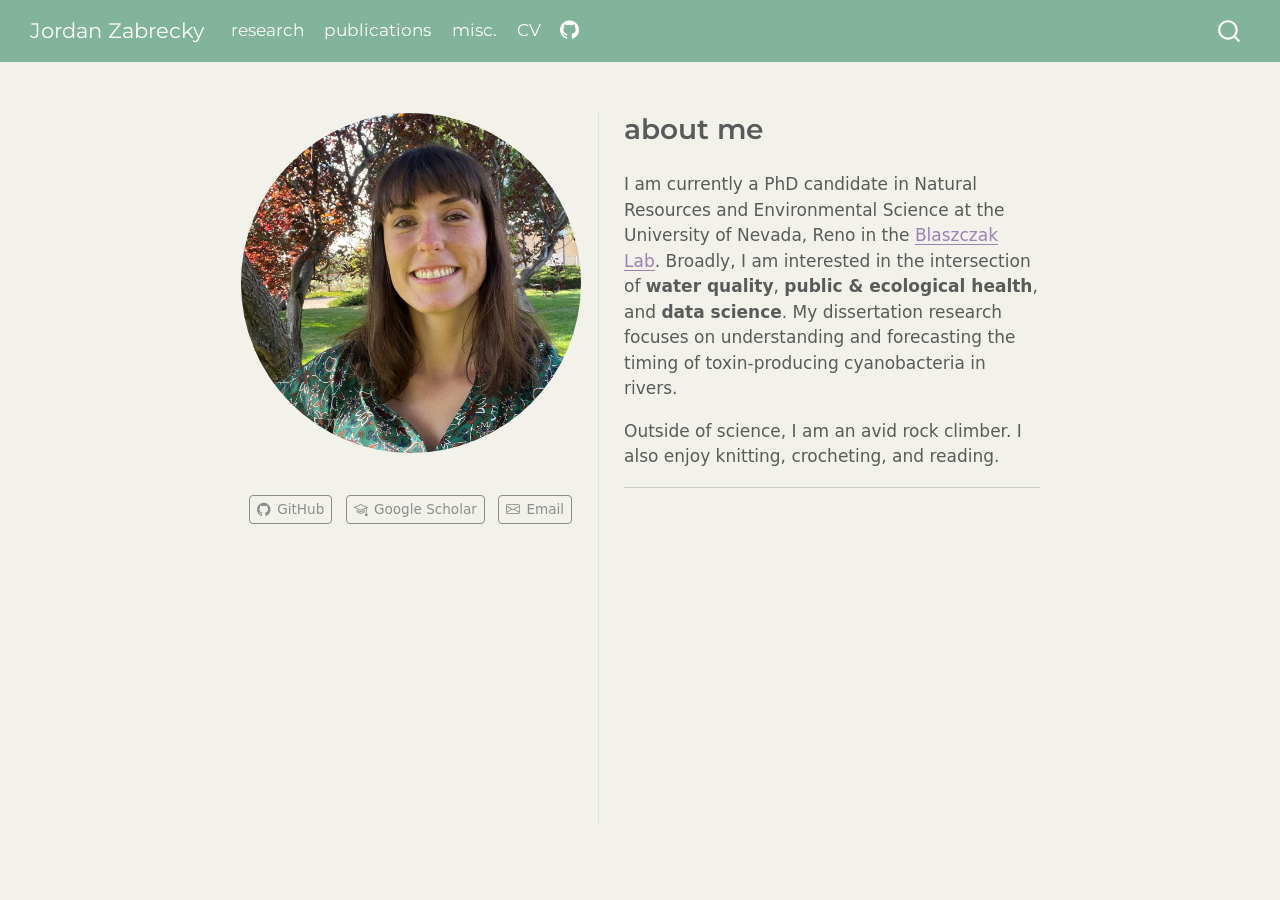
<file: docs/index.html>
<!DOCTYPE html>
<html xmlns="http://www.w3.org/1999/xhtml" lang="en" xml:lang="en"><head>

<meta charset="utf-8">
<meta name="generator" content="quarto-1.9.37">

<meta name="viewport" content="width=device-width, initial-scale=1.0, user-scalable=yes">


<title>Jordan Zabrecky</title>
<style>
/* Default styles provided by pandoc.
** See https://pandoc.org/MANUAL.html#variables-for-html for config info.
*/
code{white-space: pre-wrap;}
span.smallcaps{font-variant: small-caps;}
div.columns{display: flex; gap: min(4vw, 1.5em);}
div.column{flex: auto; overflow-x: auto;}
div.hanging-indent{margin-left: 1.5em; text-indent: -1.5em;}
ul.task-list{list-style: none;}
ul.task-list li input[type="checkbox"] {
  width: 0.8em;
  margin: 0 0.8em 0.2em -1em; /* quarto-specific, see https://github.com/quarto-dev/quarto-cli/issues/4556 */ 
  vertical-align: middle;
}
</style>


<script src="site_libs/quarto-nav/quarto-nav.js"></script>
<script src="site_libs/quarto-nav/headroom.min.js"></script>
<script src="site_libs/clipboard/clipboard.min.js"></script>
<script src="site_libs/quarto-search/autocomplete.umd.js"></script>
<script src="site_libs/quarto-search/fuse.min.js"></script>
<script src="site_libs/quarto-search/quarto-search.js"></script>
<meta name="quarto:offset" content="./">
<link href="./images/cosmarium_icon.png" rel="icon" type="image/png">
<script src="site_libs/quarto-html/quarto.js" type="module"></script>
<script src="site_libs/quarto-html/tabsets/tabsets.js" type="module"></script>
<script src="site_libs/quarto-html/popper.min.js"></script>
<script src="site_libs/quarto-html/tippy.umd.min.js"></script>
<link href="site_libs/quarto-html/tippy.css" rel="stylesheet">
<link href="site_libs/quarto-html/quarto-syntax-highlighting-7f8f88aac4f3542376d5c11b86a4c14d.css" rel="stylesheet" id="quarto-text-highlighting-styles">
<script src="site_libs/bootstrap/bootstrap.min.js"></script>
<link href="site_libs/bootstrap/bootstrap-icons.css" rel="stylesheet">
<link href="site_libs/bootstrap/bootstrap-3b8d7bf705b53ce756fde6bfeed96a06.min.css" rel="stylesheet" append-hash="true" id="quarto-bootstrap" data-mode="light">
<script id="quarto-search-options" type="application/json">{
  "location": "navbar",
  "copy-button": false,
  "collapse-after": 3,
  "panel-placement": "end",
  "type": "overlay",
  "limit": 50,
  "keyboard-shortcut": [
    "f",
    "/",
    "s"
  ],
  "show-item-context": false,
  "language": {
    "search-no-results-text": "No results",
    "search-matching-documents-text": "matching documents",
    "search-copy-link-title": "Copy link to search",
    "search-hide-matches-text": "Hide additional matches",
    "search-more-match-text": "more match in this document",
    "search-more-matches-text": "more matches in this document",
    "search-clear-button-title": "Clear",
    "search-text-placeholder": "",
    "search-detached-cancel-button-title": "Cancel",
    "search-submit-button-title": "Submit",
    "search-label": "Search"
  }
}</script>


<link rel="stylesheet" href="styles.css">
</head>

<body class="nav-fixed fullcontent quarto-light">

<div id="quarto-search-results"></div>
  <header id="quarto-header" class="headroom fixed-top">
    <nav class="navbar navbar-expand-lg " data-bs-theme="dark">
      <div class="navbar-container container-fluid">
      <div class="navbar-brand-container mx-auto">
    <a class="navbar-brand" href="./index.html">
    <span class="navbar-title">Jordan Zabrecky</span>
    </a>
  </div>
            <div id="quarto-search" class="" title="Search"></div>
          <button class="navbar-toggler" type="button" data-bs-toggle="collapse" data-bs-target="#navbarCollapse" aria-controls="navbarCollapse" role="menu" aria-expanded="false" aria-label="Toggle navigation" onclick="if (window.quartoToggleHeadroom) { window.quartoToggleHeadroom(); }">
  <span class="navbar-toggler-icon"></span>
</button>
          <div class="collapse navbar-collapse" id="navbarCollapse">
            <ul class="navbar-nav navbar-nav-scroll me-auto">
  <li class="nav-item">
    <a class="nav-link" href="./research.html"> 
<span class="menu-text">research</span></a>
  </li>  
  <li class="nav-item">
    <a class="nav-link" href="./publications.html"> 
<span class="menu-text">publications</span></a>
  </li>  
  <li class="nav-item">
    <a class="nav-link" href="./misc.html"> 
<span class="menu-text">misc.</span></a>
  </li>  
  <li class="nav-item">
    <a class="nav-link" href="./cv/JordanZabrecky_CV.pdf"> 
<span class="menu-text">CV</span></a>
  </li>  
  <li class="nav-item compact">
    <a class="nav-link" href="https://github.com/jzabrecky"> <i class="bi bi-github" role="img">
</i> 
<span class="menu-text"></span></a>
  </li>  
</ul>
          </div> <!-- /navcollapse -->
            <div class="quarto-navbar-tools">
</div>
      </div> <!-- /container-fluid -->
    </nav>
</header>
<!-- content -->
<div id="quarto-content" class="quarto-container page-columns page-rows-contents page-layout-article page-navbar">
<!-- sidebar -->
<!-- margin-sidebar -->
    
<!-- main -->
<div class="quarto-about-trestles">
  <div class="about-entity">
    <img src="images/headshot.jpeg" class="about-image
  round " style="height: 20em; width: 20em;">
<header id="title-block-header" class="quarto-title-block"></header>
    <div class="about-links">
  <a href="https://github.com/jzabrecky" class="about-link" rel="" target="">
    <i class="bi bi-github"></i>
     <span class="about-link-text">GitHub</span>
  </a>
  <a href="https://scholar.google.com/citations?hl=en&amp;user=myAzTRMAAAAJ&amp;view_op=list_works&amp;gmla=AElLoL3P4_DHyw0qvauecDyO1WGxLkezfEFN9hiYynwX6a6tPDbO98ZvyKV7T-XJCvBhRg2GqM0hC-eU04qTuYfw" class="about-link" rel="" target="">
    <i class="bi bi-mortarboard"></i>
     <span class="about-link-text">Google Scholar</span>
  </a>
  <a href="mailto:jzabrecky@unr.edu" class="about-link" rel="" target="">
    <i class="bi bi-envelope"></i>
     <span class="about-link-text">Email</span>
  </a>
</div>
  </div>
  <div class="about-contents"><main class="content" id="quarto-document-content">
<section id="about-me" class="level2">
<h2 data-anchor-id="about-me">about me</h2>
<p>I am currently a PhD candidate in Natural Resources and Environmental Science at the University of Nevada, Reno in the <a href="https://blaszczaklab.weebly.com/">Blaszczak Lab</a>. Broadly, I am interested in the intersection of <strong>water quality</strong>, <strong>public &amp; ecological health</strong>, and <strong>data science</strong>. My dissertation research focuses on understanding and forecasting the timing of toxin-producing cyanobacteria in rivers.</p>
<p>Outside of science, I am an avid rock climber. I also enjoy knitting, crocheting, and reading.</p>
<hr>
</section>
<section id="section" class="level2">
<h2 data-anchor-id="section"></h2>


</section>
</main></div>
</div>
 <!-- /main -->
<script id="quarto-html-after-body" type="application/javascript">
  window.document.addEventListener("DOMContentLoaded", function (event) {
    const isCodeAnnotation = (el) => {
      for (const clz of el.classList) {
        if (clz.startsWith('code-annotation-')) {                     
          return true;
        }
      }
      return false;
    }
    const onCopySuccess = function(e) {
      // button target
      const button = e.trigger;
      // don't keep focus
      button.blur();
      // flash "checked"
      button.classList.add('code-copy-button-checked');
      var currentTitle = button.getAttribute("title");
      button.setAttribute("title", "Copied!");
      let tooltip;
      if (window.bootstrap) {
        button.setAttribute("data-bs-toggle", "tooltip");
        button.setAttribute("data-bs-placement", "left");
        button.setAttribute("data-bs-title", "Copied!");
        tooltip = new bootstrap.Tooltip(button, 
          { trigger: "manual", 
            customClass: "code-copy-button-tooltip",
            offset: [0, -8]});
        tooltip.show();    
      }
      setTimeout(function() {
        if (tooltip) {
          tooltip.hide();
          button.removeAttribute("data-bs-title");
          button.removeAttribute("data-bs-toggle");
          button.removeAttribute("data-bs-placement");
        }
        button.setAttribute("title", currentTitle);
        button.classList.remove('code-copy-button-checked');
      }, 1000);
      // clear code selection
      e.clearSelection();
    }
    const getTextToCopy = function(trigger) {
      const outerScaffold = trigger.parentElement.cloneNode(true);
      const codeEl = outerScaffold.querySelector('code');
      for (const childEl of codeEl.children) {
        if (isCodeAnnotation(childEl)) {
          childEl.remove();
        }
      }
      return codeEl.innerText;
    }
    const clipboard = new window.ClipboardJS('.code-copy-button:not([data-in-quarto-modal])', {
      text: getTextToCopy
    });
    clipboard.on('success', onCopySuccess);
    if (window.document.getElementById('quarto-embedded-source-code-modal')) {
      const clipboardModal = new window.ClipboardJS('.code-copy-button[data-in-quarto-modal]', {
        text: getTextToCopy,
        container: window.document.getElementById('quarto-embedded-source-code-modal')
      });
      clipboardModal.on('success', onCopySuccess);
    }
      var localhostRegex = new RegExp(/^(?:http|https):\/\/localhost\:?[0-9]*\//);
      var mailtoRegex = new RegExp(/^mailto:/);
        var filterRegex = new RegExp('/' + window.location.host + '/');
      var isInternal = (href) => {
          return filterRegex.test(href) || localhostRegex.test(href) || mailtoRegex.test(href);
      }
      // Inspect non-navigation links and adorn them if external
     var links = window.document.querySelectorAll('a[href]:not(.nav-link):not(.navbar-brand):not(.toc-action):not(.sidebar-link):not(.sidebar-item-toggle):not(.pagination-link):not(.no-external):not([aria-hidden]):not(.dropdown-item):not(.quarto-navigation-tool):not(.about-link)');
      for (var i=0; i<links.length; i++) {
        const link = links[i];
        if (!isInternal(link.href)) {
          // undo the damage that might have been done by quarto-nav.js in the case of
          // links that we want to consider external
          if (link.dataset.originalHref !== undefined) {
            link.href = link.dataset.originalHref;
          }
        }
      }
    function tippyHover(el, contentFn, onTriggerFn, onUntriggerFn) {
      const config = {
        allowHTML: true,
        maxWidth: 500,
        delay: 100,
        arrow: false,
        appendTo: function(el) {
            return el.parentElement;
        },
        interactive: true,
        interactiveBorder: 10,
        theme: 'quarto',
        placement: 'bottom-start',
      };
      if (contentFn) {
        config.content = contentFn;
      }
      if (onTriggerFn) {
        config.onTrigger = onTriggerFn;
      }
      if (onUntriggerFn) {
        config.onUntrigger = onUntriggerFn;
      }
      window.tippy(el, config); 
    }
    const noterefs = window.document.querySelectorAll('a[role="doc-noteref"]');
    for (var i=0; i<noterefs.length; i++) {
      const ref = noterefs[i];
      tippyHover(ref, function() {
        // use id or data attribute instead here
        let href = ref.getAttribute('data-footnote-href') || ref.getAttribute('href');
        try { href = new URL(href).hash; } catch {}
        const id = href.replace(/^#\/?/, "");
        const note = window.document.getElementById(id);
        if (note) {
          return note.innerHTML;
        } else {
          return "";
        }
      });
    }
    const xrefs = window.document.querySelectorAll('a.quarto-xref');
    const processXRef = (id, note) => {
      // Strip column container classes
      const stripColumnClz = (el) => {
        el.classList.remove("page-full", "page-columns");
        if (el.children) {
          for (const child of el.children) {
            stripColumnClz(child);
          }
        }
      }
      stripColumnClz(note)
      if (id === null || id.startsWith('sec-')) {
        // Special case sections, only their first couple elements
        const container = document.createElement("div");
        if (note.children && note.children.length > 2) {
          container.appendChild(note.children[0].cloneNode(true));
          for (let i = 1; i < note.children.length; i++) {
            const child = note.children[i];
            if (child.tagName === "P" && child.innerText === "") {
              continue;
            } else {
              container.appendChild(child.cloneNode(true));
              break;
            }
          }
          if (window.Quarto?.typesetMath) {
            window.Quarto.typesetMath(container);
          }
          return container.innerHTML
        } else {
          if (window.Quarto?.typesetMath) {
            window.Quarto.typesetMath(note);
          }
          return note.innerHTML;
        }
      } else {
        // Remove any anchor links if they are present
        const anchorLink = note.querySelector('a.anchorjs-link');
        if (anchorLink) {
          anchorLink.remove();
        }
        if (window.Quarto?.typesetMath) {
          window.Quarto.typesetMath(note);
        }
        if (note.classList.contains("callout")) {
          return note.outerHTML;
        } else {
          return note.innerHTML;
        }
      }
    }
    for (var i=0; i<xrefs.length; i++) {
      const xref = xrefs[i];
      tippyHover(xref, undefined, function(instance) {
        instance.disable();
        let url = xref.getAttribute('href');
        let hash = undefined; 
        if (url.startsWith('#')) {
          hash = url;
        } else {
          try { hash = new URL(url).hash; } catch {}
        }
        if (hash) {
          const id = hash.replace(/^#\/?/, "");
          const note = window.document.getElementById(id);
          if (note !== null) {
            try {
              const html = processXRef(id, note.cloneNode(true));
              instance.setContent(html);
            } finally {
              instance.enable();
              instance.show();
            }
          } else {
            // See if we can fetch this
            fetch(url.split('#')[0])
            .then(res => res.text())
            .then(html => {
              const parser = new DOMParser();
              const htmlDoc = parser.parseFromString(html, "text/html");
              const note = htmlDoc.getElementById(id);
              if (note !== null) {
                const html = processXRef(id, note);
                instance.setContent(html);
              } 
            }).finally(() => {
              instance.enable();
              instance.show();
            });
          }
        } else {
          // See if we can fetch a full url (with no hash to target)
          // This is a special case and we should probably do some content thinning / targeting
          fetch(url)
          .then(res => res.text())
          .then(html => {
            const parser = new DOMParser();
            const htmlDoc = parser.parseFromString(html, "text/html");
            const note = htmlDoc.querySelector('main.content');
            if (note !== null) {
              // This should only happen for chapter cross references
              // (since there is no id in the URL)
              // remove the first header
              if (note.children.length > 0 && note.children[0].tagName === "HEADER") {
                note.children[0].remove();
              }
              const html = processXRef(null, note);
              instance.setContent(html);
            } 
          }).finally(() => {
            instance.enable();
            instance.show();
          });
        }
      }, function(instance) {
      });
    }
        let selectedAnnoteEl;
        const selectorForAnnotation = ( cell, annotation) => {
          let cellAttr = 'data-code-cell="' + cell + '"';
          let lineAttr = 'data-code-annotation="' +  annotation + '"';
          const selector = 'span[' + cellAttr + '][' + lineAttr + ']';
          return selector;
        }
        const selectCodeLines = (annoteEl) => {
          const doc = window.document;
          const targetCell = annoteEl.getAttribute("data-target-cell");
          const targetAnnotation = annoteEl.getAttribute("data-target-annotation");
          const annoteSpan = window.document.querySelector(selectorForAnnotation(targetCell, targetAnnotation));
          const lines = annoteSpan.getAttribute("data-code-lines").split(",");
          const lineIds = lines.map((line) => {
            return targetCell + "-" + line;
          })
          let top = null;
          let height = null;
          let parent = null;
          if (lineIds.length > 0) {
              //compute the position of the single el (top and bottom and make a div)
              const el = window.document.getElementById(lineIds[0]);
              top = el.offsetTop;
              height = el.offsetHeight;
              parent = el.parentElement.parentElement;
            if (lineIds.length > 1) {
              const lastEl = window.document.getElementById(lineIds[lineIds.length - 1]);
              const bottom = lastEl.offsetTop + lastEl.offsetHeight;
              height = bottom - top;
            }
            if (top !== null && height !== null && parent !== null) {
              // cook up a div (if necessary) and position it 
              let div = window.document.getElementById("code-annotation-line-highlight");
              if (div === null) {
                div = window.document.createElement("div");
                div.setAttribute("id", "code-annotation-line-highlight");
                div.style.position = 'absolute';
                parent.appendChild(div);
              }
              div.style.top = top - 2 + "px";
              div.style.height = height + 4 + "px";
              div.style.left = 0;
              let gutterDiv = window.document.getElementById("code-annotation-line-highlight-gutter");
              if (gutterDiv === null) {
                gutterDiv = window.document.createElement("div");
                gutterDiv.setAttribute("id", "code-annotation-line-highlight-gutter");
                gutterDiv.style.position = 'absolute';
                const codeCell = window.document.getElementById(targetCell);
                const gutter = codeCell.querySelector('.code-annotation-gutter');
                gutter.appendChild(gutterDiv);
              }
              gutterDiv.style.top = top - 2 + "px";
              gutterDiv.style.height = height + 4 + "px";
            }
            selectedAnnoteEl = annoteEl;
          }
        };
        const unselectCodeLines = () => {
          const elementsIds = ["code-annotation-line-highlight", "code-annotation-line-highlight-gutter"];
          elementsIds.forEach((elId) => {
            const div = window.document.getElementById(elId);
            if (div) {
              div.remove();
            }
          });
          selectedAnnoteEl = undefined;
        };
          // Handle positioning of the toggle
      window.addEventListener(
        "resize",
        throttle(() => {
          elRect = undefined;
          if (selectedAnnoteEl) {
            selectCodeLines(selectedAnnoteEl);
          }
        }, 10)
      );
      function throttle(fn, ms) {
      let throttle = false;
      let timer;
        return (...args) => {
          if(!throttle) { // first call gets through
              fn.apply(this, args);
              throttle = true;
          } else { // all the others get throttled
              if(timer) clearTimeout(timer); // cancel #2
              timer = setTimeout(() => {
                fn.apply(this, args);
                timer = throttle = false;
              }, ms);
          }
        };
      }
        // Attach click handler to the DT
        const annoteDls = window.document.querySelectorAll('dt[data-target-cell]');
        for (const annoteDlNode of annoteDls) {
          annoteDlNode.addEventListener('click', (event) => {
            const clickedEl = event.target;
            if (clickedEl !== selectedAnnoteEl) {
              unselectCodeLines();
              const activeEl = window.document.querySelector('dt[data-target-cell].code-annotation-active');
              if (activeEl) {
                activeEl.classList.remove('code-annotation-active');
              }
              selectCodeLines(clickedEl);
              clickedEl.classList.add('code-annotation-active');
            } else {
              // Unselect the line
              unselectCodeLines();
              clickedEl.classList.remove('code-annotation-active');
            }
          });
        }
    const findCites = (el) => {
      const parentEl = el.parentElement;
      if (parentEl) {
        const cites = parentEl.dataset.cites;
        if (cites) {
          return {
            el,
            cites: cites.split(' ')
          };
        } else {
          return findCites(el.parentElement)
        }
      } else {
        return undefined;
      }
    };
    var bibliorefs = window.document.querySelectorAll('a[role="doc-biblioref"]');
    for (var i=0; i<bibliorefs.length; i++) {
      const ref = bibliorefs[i];
      const citeInfo = findCites(ref);
      if (citeInfo) {
        tippyHover(citeInfo.el, function() {
          var popup = window.document.createElement('div');
          citeInfo.cites.forEach(function(cite) {
            var citeDiv = window.document.createElement('div');
            citeDiv.classList.add('hanging-indent');
            citeDiv.classList.add('csl-entry');
            var biblioDiv = window.document.getElementById('ref-' + cite);
            if (biblioDiv) {
              citeDiv.innerHTML = biblioDiv.innerHTML;
            }
            popup.appendChild(citeDiv);
          });
          return popup.innerHTML;
        });
      }
    }
  });
  </script>
</div> <!-- /content -->




</body></html>
</file>
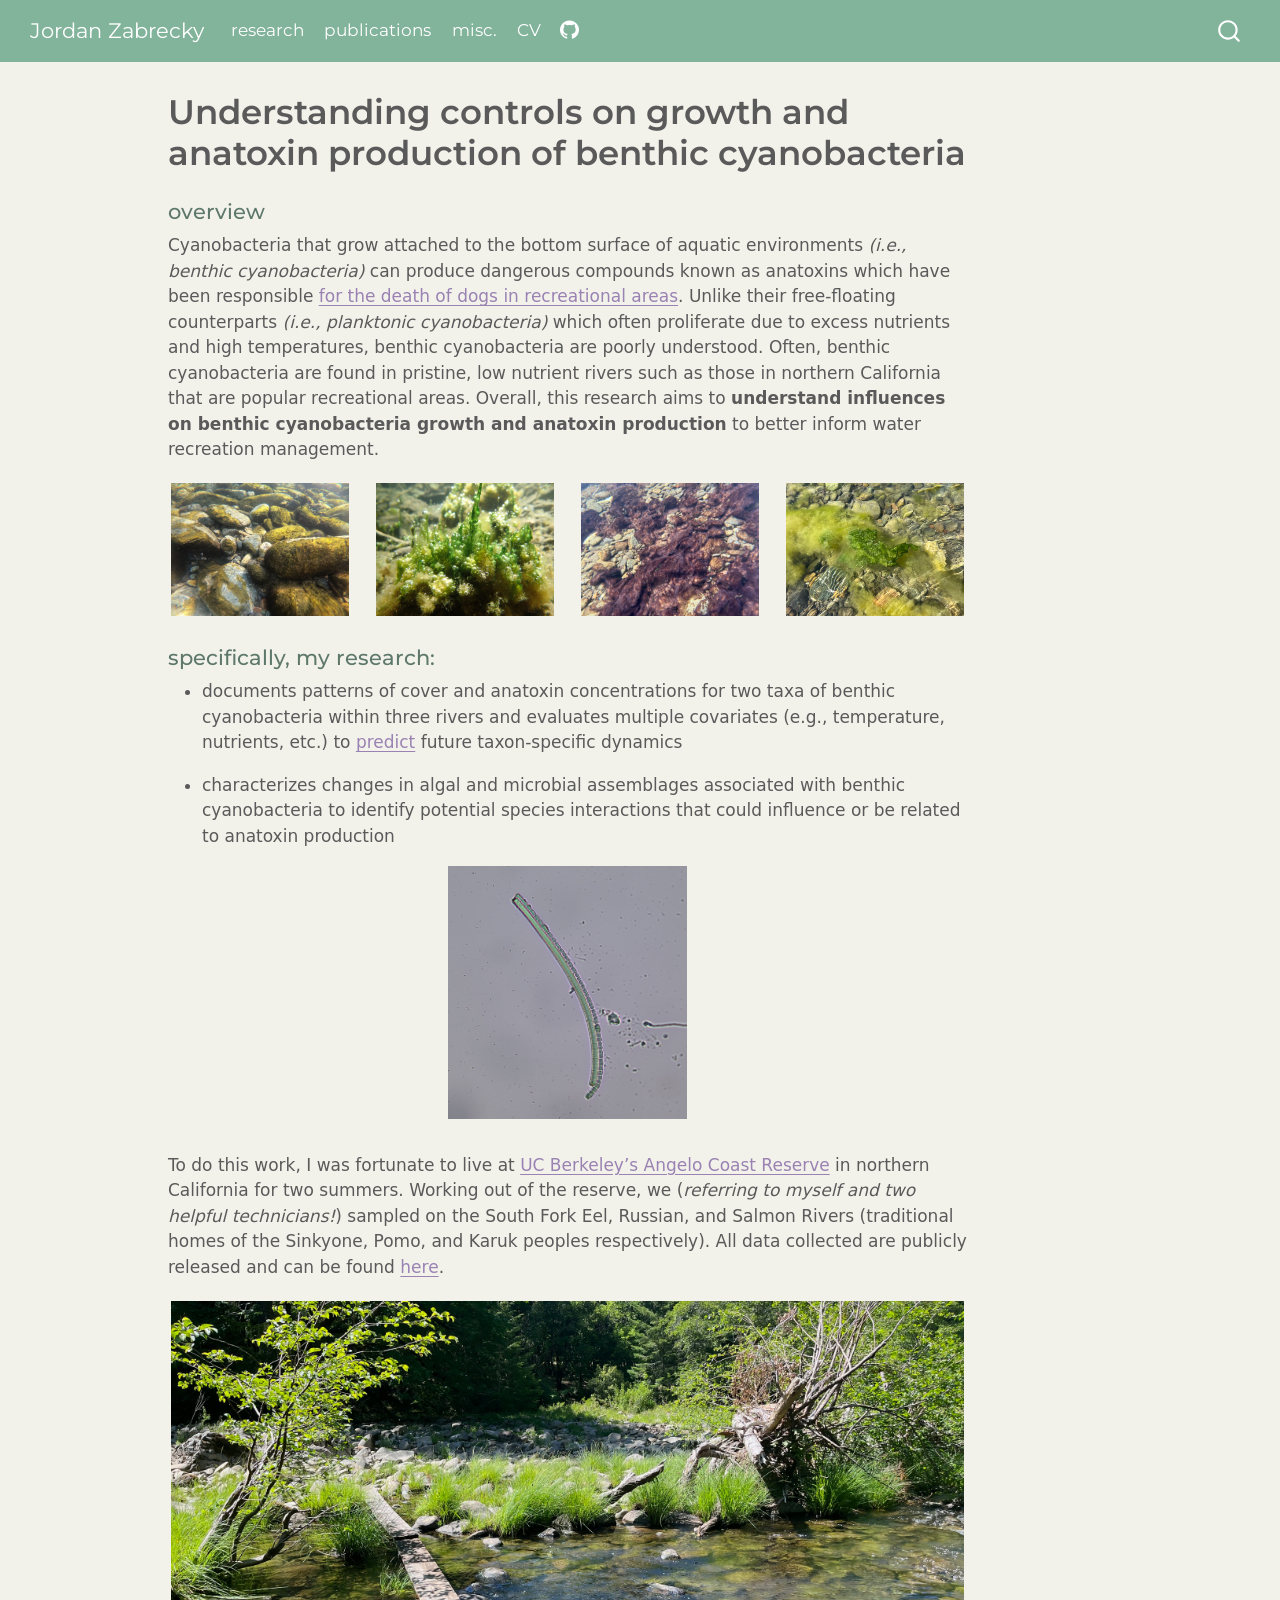
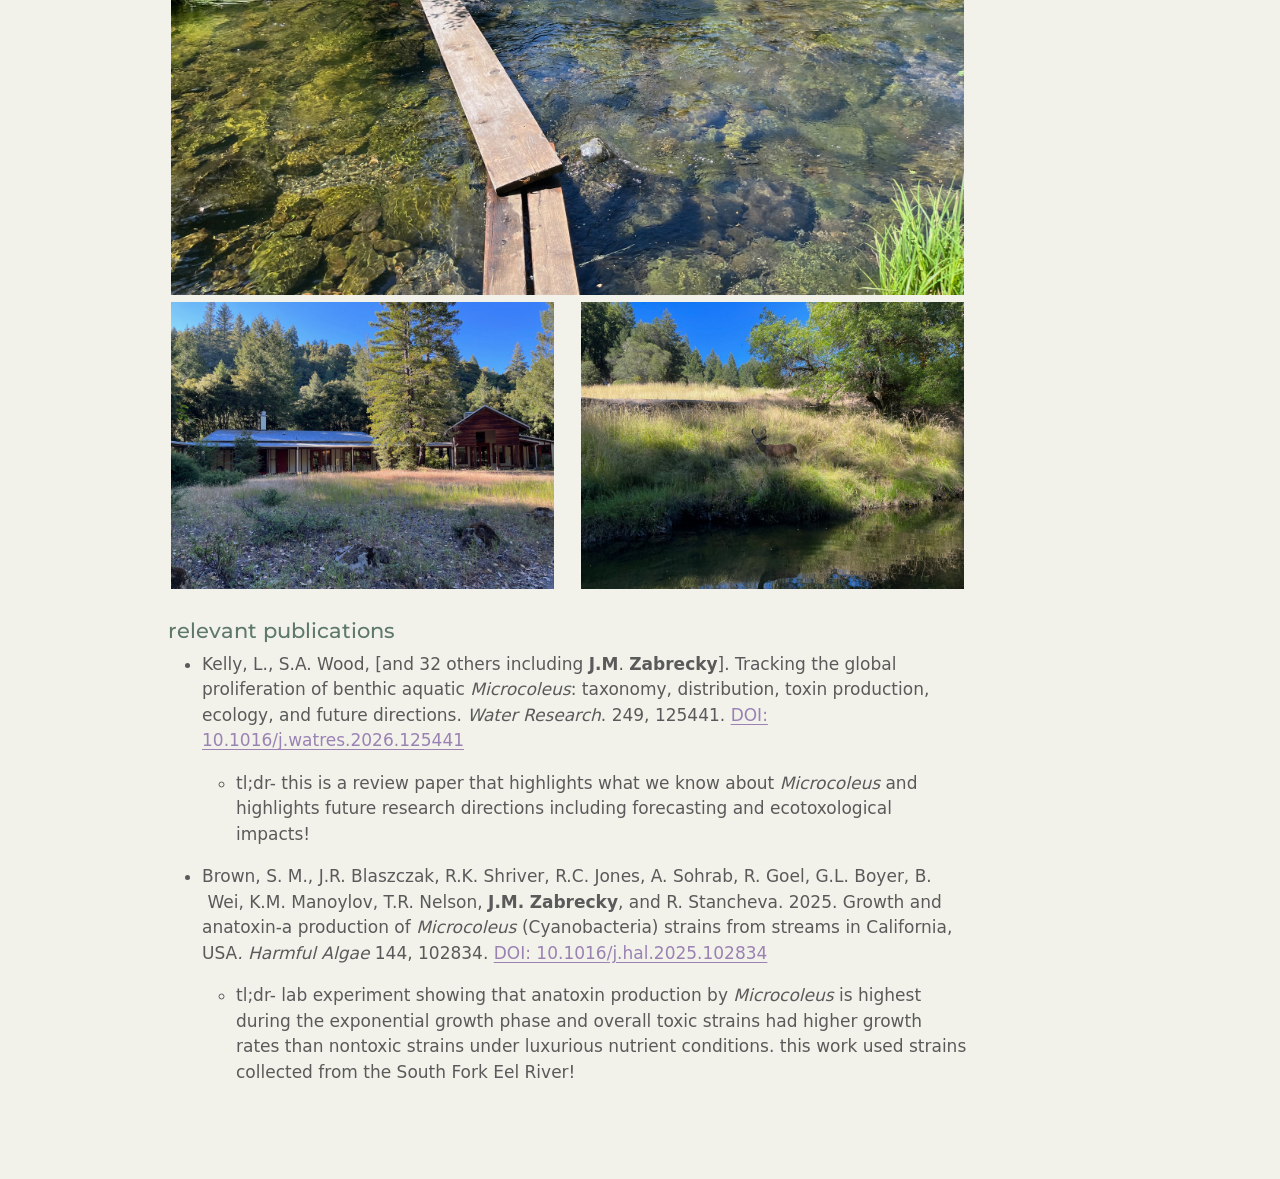
<file: docs/research/benthic_cyanos_atx/index.html>
<!DOCTYPE html>
<html xmlns="http://www.w3.org/1999/xhtml" lang="en" xml:lang="en"><head>

<meta charset="utf-8">
<meta name="generator" content="quarto-1.9.37">

<meta name="viewport" content="width=device-width, initial-scale=1.0, user-scalable=yes">


<title>Understanding controls on growth and anatoxin production of benthic cyanobacteria – Jordan Zabrecky</title>
<style>
/* Default styles provided by pandoc.
** See https://pandoc.org/MANUAL.html#variables-for-html for config info.
*/
code{white-space: pre-wrap;}
span.smallcaps{font-variant: small-caps;}
div.columns{display: flex; gap: min(4vw, 1.5em);}
div.column{flex: auto; overflow-x: auto;}
div.hanging-indent{margin-left: 1.5em; text-indent: -1.5em;}
ul.task-list{list-style: none;}
ul.task-list li input[type="checkbox"] {
  width: 0.8em;
  margin: 0 0.8em 0.2em -1em; /* quarto-specific, see https://github.com/quarto-dev/quarto-cli/issues/4556 */ 
  vertical-align: middle;
}
</style>


<script src="../../site_libs/quarto-nav/quarto-nav.js"></script>
<script src="../../site_libs/quarto-nav/headroom.min.js"></script>
<script src="../../site_libs/clipboard/clipboard.min.js"></script>
<script src="../../site_libs/quarto-search/autocomplete.umd.js"></script>
<script src="../../site_libs/quarto-search/fuse.min.js"></script>
<script src="../../site_libs/quarto-search/quarto-search.js"></script>
<meta name="quarto:offset" content="../../">
<link href="../../images/cosmarium_icon.png" rel="icon" type="image/png">
<script src="../../site_libs/quarto-html/quarto.js" type="module"></script>
<script src="../../site_libs/quarto-html/tabsets/tabsets.js" type="module"></script>
<script src="../../site_libs/quarto-html/popper.min.js"></script>
<script src="../../site_libs/quarto-html/tippy.umd.min.js"></script>
<script src="../../site_libs/quarto-html/anchor.min.js"></script>
<link href="../../site_libs/quarto-html/tippy.css" rel="stylesheet">
<link href="../../site_libs/quarto-html/quarto-syntax-highlighting-7f8f88aac4f3542376d5c11b86a4c14d.css" rel="stylesheet" id="quarto-text-highlighting-styles">
<script src="../../site_libs/bootstrap/bootstrap.min.js"></script>
<link href="../../site_libs/bootstrap/bootstrap-icons.css" rel="stylesheet">
<link href="../../site_libs/bootstrap/bootstrap-3b8d7bf705b53ce756fde6bfeed96a06.min.css" rel="stylesheet" append-hash="true" id="quarto-bootstrap" data-mode="light">
<script src="../../site_libs/quarto-contrib/glightbox/glightbox.min.js"></script>
<link href="../../site_libs/quarto-contrib/glightbox/glightbox.min.css" rel="stylesheet">
<link href="../../site_libs/quarto-contrib/glightbox/lightbox.css" rel="stylesheet">
<script id="quarto-search-options" type="application/json">{
  "location": "navbar",
  "copy-button": false,
  "collapse-after": 3,
  "panel-placement": "end",
  "type": "overlay",
  "limit": 50,
  "keyboard-shortcut": [
    "f",
    "/",
    "s"
  ],
  "show-item-context": false,
  "language": {
    "search-no-results-text": "No results",
    "search-matching-documents-text": "matching documents",
    "search-copy-link-title": "Copy link to search",
    "search-hide-matches-text": "Hide additional matches",
    "search-more-match-text": "more match in this document",
    "search-more-matches-text": "more matches in this document",
    "search-clear-button-title": "Clear",
    "search-text-placeholder": "",
    "search-detached-cancel-button-title": "Cancel",
    "search-submit-button-title": "Submit",
    "search-label": "Search"
  }
}</script>


<link rel="stylesheet" href="../../styles.css">
</head>

<body class="nav-fixed quarto-light">

<div id="quarto-search-results"></div>
  <header id="quarto-header" class="headroom fixed-top">
    <nav class="navbar navbar-expand-lg " data-bs-theme="dark">
      <div class="navbar-container container-fluid">
      <div class="navbar-brand-container mx-auto">
    <a class="navbar-brand" href="../../index.html">
    <span class="navbar-title">Jordan Zabrecky</span>
    </a>
  </div>
            <div id="quarto-search" class="" title="Search"></div>
          <button class="navbar-toggler" type="button" data-bs-toggle="collapse" data-bs-target="#navbarCollapse" aria-controls="navbarCollapse" role="menu" aria-expanded="false" aria-label="Toggle navigation" onclick="if (window.quartoToggleHeadroom) { window.quartoToggleHeadroom(); }">
  <span class="navbar-toggler-icon"></span>
</button>
          <div class="collapse navbar-collapse" id="navbarCollapse">
            <ul class="navbar-nav navbar-nav-scroll me-auto">
  <li class="nav-item">
    <a class="nav-link" href="../../research.html"> 
<span class="menu-text">research</span></a>
  </li>  
  <li class="nav-item">
    <a class="nav-link" href="../../publications.html"> 
<span class="menu-text">publications</span></a>
  </li>  
  <li class="nav-item">
    <a class="nav-link" href="../../misc.html"> 
<span class="menu-text">misc.</span></a>
  </li>  
  <li class="nav-item">
    <a class="nav-link" href="../../cv/JordanZabrecky_CV.pdf"> 
<span class="menu-text">CV</span></a>
  </li>  
  <li class="nav-item compact">
    <a class="nav-link" href="https://github.com/jzabrecky" target="_blank"> <i class="bi bi-github" role="img">
</i> 
<span class="menu-text"></span></a>
  </li>  
</ul>
          </div> <!-- /navcollapse -->
            <div class="quarto-navbar-tools">
</div>
      </div> <!-- /container-fluid -->
    </nav>
</header>
<!-- content -->
<div id="quarto-content" class="quarto-container page-columns page-rows-contents page-layout-article page-navbar">
<!-- sidebar -->
<!-- margin-sidebar -->
    <div id="quarto-margin-sidebar" class="sidebar margin-sidebar zindex-bottom">
        
    </div>
<!-- main -->
<main class="content" id="quarto-document-content">

<header id="title-block-header" class="quarto-title-block default">
<div class="quarto-title">
<h1 class="title">Understanding controls on growth and anatoxin production of benthic cyanobacteria</h1>
</div>



<div class="quarto-title-meta">

    
  
    
  </div>
  


</header>


<section id="overview" class="level4">
<h4 class="anchored" data-anchor-id="overview">overview</h4>
<p>Cyanobacteria that grow attached to the bottom surface of aquatic environments <em>(i.e., benthic cyanobacteria)</em> can produce dangerous compounds known as anatoxins which have been responsible <a href="https://www.pnas.org/doi/10.1073/pnas.2407913121">for the death of dogs in recreational areas</a>. Unlike their free-floating counterparts <em>(i.e., planktonic cyanobacteria)</em> which often proliferate due to excess nutrients and high temperatures, benthic cyanobacteria are poorly understood. Often, benthic cyanobacteria are found in pristine, low nutrient rivers such as those in northern California that are popular recreational areas. Overall, this research aims to <strong>understand influences on benthic cyanobacteria growth and anatoxin production</strong> to better inform water recreation management.</p>
<div class="quarto-layout-panel" data-layout="[[1, 1, 1, 1]]">
<div class="quarto-layout-row">
<div class="quarto-layout-cell" style="flex-basis: 25.0%;justify-content: center;">
<p><a href="images/microcoleus1.jpeg" class="lightbox" data-gallery="BC" data-glightbox="description: .lightbox-desc-1;"><img src="images/microcoleus1.jpeg" class="img-fluid"></a></p>
</div>
<div class="quarto-layout-cell" style="flex-basis: 25.0%;justify-content: center;">
<p><a href="images/anabaena1.jpeg" class="lightbox" data-gallery="BC" data-glightbox="description: .lightbox-desc-2;"><img src="images/anabaena1.jpeg" class="img-fluid"></a></p>
</div>
<div class="quarto-layout-cell" style="flex-basis: 25.0%;justify-content: center;">
<p><a href="images/microcoleus2.jpeg" class="lightbox" data-gallery="BC" data-glightbox="description: .lightbox-desc-3;"><img src="images/microcoleus2.jpeg" class="img-fluid"></a></p>
</div>
<div class="quarto-layout-cell" style="flex-basis: 25.0%;justify-content: center;">
<p><a href="images/anabaena2.jpeg" class="lightbox" data-gallery="BC" data-glightbox="description: .lightbox-desc-4;"><img src="images/anabaena2.jpeg" class="img-fluid"></a></p>
</div>
</div>
</div>
</section>
<section id="specifically-my-research" class="level4">
<h4 class="anchored" data-anchor-id="specifically-my-research">specifically, my research:</h4>
<ul>
<li><p>documents patterns of cover and anatoxin concentrations for two taxa of benthic cyanobacteria within three rivers and evaluates multiple covariates (e.g., temperature, nutrients, etc.) to <a href="./research/forecasting_cyanos/">predict</a> future taxon-specific dynamics</p></li>
<li><p>characterizes changes in algal and microbial assemblages associated with benthic cyanobacteria to identify potential species interactions that could influence or be related to anatoxin production</p></li>
</ul>
<div class="quarto-figure quarto-figure-center">
<figure class="figure">
<p><a href="images/microscopy.jpeg" class="lightbox" data-gallery="quarto-lightbox-gallery-5" data-glightbox="description: .lightbox-desc-5;"><img src="images/microscopy.jpeg" class="img-fluid quarto-figure quarto-figure-center figure-img" style="width:30.0%"></a></p>
</figure>
</div>
<p>To do this work, I was fortunate to live at <a href="https://angelo.ucnrs.org/">UC Berkeley’s Angelo Coast Reserve</a> in northern California for two summers. Working out of the reserve, we (<em>referring to myself and two helpful technicians!</em>) sampled on the South Fork Eel, Russian, and Salmon Rivers (traditional homes of the Sinkyone, Pomo, and Karuk peoples respectively). All data collected are publicly released and can be found <a href="https://portal.edirepository.org/nis/mapbrowse?packageid=edi.1974.3">here</a>.</p>
<div class="quarto-layout-panel" data-layout="[[1], [1, 1]]">
<div class="quarto-layout-row">
<div class="quarto-layout-cell" style="flex-basis: 100.0%;justify-content: center;">
<p><a href="images/angelo_hike.jpeg" class="lightbox" data-gallery="angelo" data-glightbox="description: .lightbox-desc-6;"><img src="images/angelo_hike.jpeg" class="img-fluid"></a></p>
</div>
</div>
<div class="quarto-layout-row">
<div class="quarto-layout-cell" style="flex-basis: 50.0%;justify-content: center;">
<p><a href="images/angelo_lab.jpeg" class="lightbox" data-gallery="angelo" data-glightbox="description: .lightbox-desc-7;"><img src="images/angelo_lab.jpeg" class="img-fluid"></a></p>
</div>
<div class="quarto-layout-cell" style="flex-basis: 50.0%;justify-content: center;">
<p><a href="images/angelo_deer.jpeg" class="lightbox" data-gallery="angelo" data-glightbox="description: .lightbox-desc-8;"><img src="images/angelo_deer.jpeg" class="img-fluid"></a></p>
</div>
</div>
</div>
</section>
<section id="relevant-publications" class="level4">
<h4 class="anchored" data-anchor-id="relevant-publications">relevant publications</h4>
<ul>
<li><p>Kelly, L., S.A. Wood, [and 32 others including <strong>J.M</strong>. <strong>Zabrecky</strong>]. Tracking the global proliferation of benthic aquatic <em>Microcoleus</em>: taxonomy, distribution, toxin production, ecology, and future directions. <em>Water Research</em>. 249, 125441. <a href="https://doi.org/10.1016/j.watres.2026.125441">DOI: 10.1016/j.watres.2026.125441</a></p>
<ul>
<li>tl;dr- this is a review paper that highlights what we know about <i>Microcoleus</i> and highlights future research directions including forecasting and ecotoxological impacts!</li>
</ul></li>
<li><p>Brown, S. M., J.R. Blaszczak, R.K. Shriver, R.C. Jones, A. Sohrab, R. Goel, G.L. Boyer, B. &nbsp;Wei, K.M. Manoylov, T.R. Nelson, <strong>J.M.</strong> <strong>Zabrecky</strong>, and R. Stancheva. 2025. Growth and anatoxin-a production of <em>Microcoleus</em> (Cyanobacteria) strains from streams in California, USA<em>. Harmful Algae</em> 144, 102834. <a href="https://doi.org/10.1016/j.hal.2025.102834">DOI: 10.1016/j.hal.2025.102834</a></p>
<ul>
<li>tl;dr- lab experiment showing that anatoxin production by <em>Microcoleus</em> is highest during the exponential growth phase and overall toxic strains had higher growth rates than nontoxic strains under luxurious nutrient conditions. this work used strains collected from the South Fork Eel River!</li>
</ul></li>
</ul>


<div class="hidden" aria-hidden="true">
<div class="glightbox-desc lightbox-desc-1">
<p><em>Microcoleus</em> mats in the Salmon River, CA</p>
</div>
<div class="glightbox-desc lightbox-desc-2">
<p><em>Anabaena</em> (green towers) growing on <em>Cladophora</em> (a genus of green algae- <em>the fuzzy stuff on the bottom!</em>) in the South Fork Eel River, CA</p>
</div>
<div class="glightbox-desc lightbox-desc-3">
<p><em>Microcoleus</em> mats in the South Fork Eel River, CA</p>
</div>
<div class="glightbox-desc lightbox-desc-4">
<p><em>Anabaena</em> (emerald green) on <em>Cladophora</em> (genus of green algae) in the South Fork Eel River, CA</p>
</div>
<div class="glightbox-desc lightbox-desc-5">
<p><em>Microcoleus</em> and <em>Anabaena</em> filaments co-existing … in harmony?!</p>
</div>
<div class="glightbox-desc lightbox-desc-6">
<p>Wooden DIY bridge across the an early portion of South Fork Eel River at the Angelo Reserve</p>
</div>
<div class="glightbox-desc lightbox-desc-7">
<p>Lab Facilities at the Angelo Reserve</p>
</div>
<div class="glightbox-desc lightbox-desc-8">
<p>A young deer that would often hang out with me at a swimming hole at the Angelo Reserve in 2022</p>
</div>
</div>
</section>

</main> <!-- /main -->
<script id="quarto-html-after-body" type="application/javascript">
  window.document.addEventListener("DOMContentLoaded", function (event) {
    const icon = "";
    const anchorJS = new window.AnchorJS();
    anchorJS.options = {
      placement: 'right',
      icon: icon
    };
    anchorJS.add('.anchored');
    const isCodeAnnotation = (el) => {
      for (const clz of el.classList) {
        if (clz.startsWith('code-annotation-')) {                     
          return true;
        }
      }
      return false;
    }
    const onCopySuccess = function(e) {
      // button target
      const button = e.trigger;
      // don't keep focus
      button.blur();
      // flash "checked"
      button.classList.add('code-copy-button-checked');
      var currentTitle = button.getAttribute("title");
      button.setAttribute("title", "Copied!");
      let tooltip;
      if (window.bootstrap) {
        button.setAttribute("data-bs-toggle", "tooltip");
        button.setAttribute("data-bs-placement", "left");
        button.setAttribute("data-bs-title", "Copied!");
        tooltip = new bootstrap.Tooltip(button, 
          { trigger: "manual", 
            customClass: "code-copy-button-tooltip",
            offset: [0, -8]});
        tooltip.show();    
      }
      setTimeout(function() {
        if (tooltip) {
          tooltip.hide();
          button.removeAttribute("data-bs-title");
          button.removeAttribute("data-bs-toggle");
          button.removeAttribute("data-bs-placement");
        }
        button.setAttribute("title", currentTitle);
        button.classList.remove('code-copy-button-checked');
      }, 1000);
      // clear code selection
      e.clearSelection();
    }
    const getTextToCopy = function(trigger) {
      const outerScaffold = trigger.parentElement.cloneNode(true);
      const codeEl = outerScaffold.querySelector('code');
      for (const childEl of codeEl.children) {
        if (isCodeAnnotation(childEl)) {
          childEl.remove();
        }
      }
      return codeEl.innerText;
    }
    const clipboard = new window.ClipboardJS('.code-copy-button:not([data-in-quarto-modal])', {
      text: getTextToCopy
    });
    clipboard.on('success', onCopySuccess);
    if (window.document.getElementById('quarto-embedded-source-code-modal')) {
      const clipboardModal = new window.ClipboardJS('.code-copy-button[data-in-quarto-modal]', {
        text: getTextToCopy,
        container: window.document.getElementById('quarto-embedded-source-code-modal')
      });
      clipboardModal.on('success', onCopySuccess);
    }
      var localhostRegex = new RegExp(/^(?:http|https):\/\/localhost\:?[0-9]*\//);
      var mailtoRegex = new RegExp(/^mailto:/);
        var filterRegex = new RegExp('/' + window.location.host + '/');
      var isInternal = (href) => {
          return filterRegex.test(href) || localhostRegex.test(href) || mailtoRegex.test(href);
      }
      // Inspect non-navigation links and adorn them if external
     var links = window.document.querySelectorAll('a[href]:not(.nav-link):not(.navbar-brand):not(.toc-action):not(.sidebar-link):not(.sidebar-item-toggle):not(.pagination-link):not(.no-external):not([aria-hidden]):not(.dropdown-item):not(.quarto-navigation-tool):not(.about-link)');
      for (var i=0; i<links.length; i++) {
        const link = links[i];
        if (!isInternal(link.href)) {
          // undo the damage that might have been done by quarto-nav.js in the case of
          // links that we want to consider external
          if (link.dataset.originalHref !== undefined) {
            link.href = link.dataset.originalHref;
          }
        }
      }
    function tippyHover(el, contentFn, onTriggerFn, onUntriggerFn) {
      const config = {
        allowHTML: true,
        maxWidth: 500,
        delay: 100,
        arrow: false,
        appendTo: function(el) {
            return el.parentElement;
        },
        interactive: true,
        interactiveBorder: 10,
        theme: 'quarto',
        placement: 'bottom-start',
      };
      if (contentFn) {
        config.content = contentFn;
      }
      if (onTriggerFn) {
        config.onTrigger = onTriggerFn;
      }
      if (onUntriggerFn) {
        config.onUntrigger = onUntriggerFn;
      }
      window.tippy(el, config); 
    }
    const noterefs = window.document.querySelectorAll('a[role="doc-noteref"]');
    for (var i=0; i<noterefs.length; i++) {
      const ref = noterefs[i];
      tippyHover(ref, function() {
        // use id or data attribute instead here
        let href = ref.getAttribute('data-footnote-href') || ref.getAttribute('href');
        try { href = new URL(href).hash; } catch {}
        const id = href.replace(/^#\/?/, "");
        const note = window.document.getElementById(id);
        if (note) {
          return note.innerHTML;
        } else {
          return "";
        }
      });
    }
    const xrefs = window.document.querySelectorAll('a.quarto-xref');
    const processXRef = (id, note) => {
      // Strip column container classes
      const stripColumnClz = (el) => {
        el.classList.remove("page-full", "page-columns");
        if (el.children) {
          for (const child of el.children) {
            stripColumnClz(child);
          }
        }
      }
      stripColumnClz(note)
      if (id === null || id.startsWith('sec-')) {
        // Special case sections, only their first couple elements
        const container = document.createElement("div");
        if (note.children && note.children.length > 2) {
          container.appendChild(note.children[0].cloneNode(true));
          for (let i = 1; i < note.children.length; i++) {
            const child = note.children[i];
            if (child.tagName === "P" && child.innerText === "") {
              continue;
            } else {
              container.appendChild(child.cloneNode(true));
              break;
            }
          }
          if (window.Quarto?.typesetMath) {
            window.Quarto.typesetMath(container);
          }
          return container.innerHTML
        } else {
          if (window.Quarto?.typesetMath) {
            window.Quarto.typesetMath(note);
          }
          return note.innerHTML;
        }
      } else {
        // Remove any anchor links if they are present
        const anchorLink = note.querySelector('a.anchorjs-link');
        if (anchorLink) {
          anchorLink.remove();
        }
        if (window.Quarto?.typesetMath) {
          window.Quarto.typesetMath(note);
        }
        if (note.classList.contains("callout")) {
          return note.outerHTML;
        } else {
          return note.innerHTML;
        }
      }
    }
    for (var i=0; i<xrefs.length; i++) {
      const xref = xrefs[i];
      tippyHover(xref, undefined, function(instance) {
        instance.disable();
        let url = xref.getAttribute('href');
        let hash = undefined; 
        if (url.startsWith('#')) {
          hash = url;
        } else {
          try { hash = new URL(url).hash; } catch {}
        }
        if (hash) {
          const id = hash.replace(/^#\/?/, "");
          const note = window.document.getElementById(id);
          if (note !== null) {
            try {
              const html = processXRef(id, note.cloneNode(true));
              instance.setContent(html);
            } finally {
              instance.enable();
              instance.show();
            }
          } else {
            // See if we can fetch this
            fetch(url.split('#')[0])
            .then(res => res.text())
            .then(html => {
              const parser = new DOMParser();
              const htmlDoc = parser.parseFromString(html, "text/html");
              const note = htmlDoc.getElementById(id);
              if (note !== null) {
                const html = processXRef(id, note);
                instance.setContent(html);
              } 
            }).finally(() => {
              instance.enable();
              instance.show();
            });
          }
        } else {
          // See if we can fetch a full url (with no hash to target)
          // This is a special case and we should probably do some content thinning / targeting
          fetch(url)
          .then(res => res.text())
          .then(html => {
            const parser = new DOMParser();
            const htmlDoc = parser.parseFromString(html, "text/html");
            const note = htmlDoc.querySelector('main.content');
            if (note !== null) {
              // This should only happen for chapter cross references
              // (since there is no id in the URL)
              // remove the first header
              if (note.children.length > 0 && note.children[0].tagName === "HEADER") {
                note.children[0].remove();
              }
              const html = processXRef(null, note);
              instance.setContent(html);
            } 
          }).finally(() => {
            instance.enable();
            instance.show();
          });
        }
      }, function(instance) {
      });
    }
        let selectedAnnoteEl;
        const selectorForAnnotation = ( cell, annotation) => {
          let cellAttr = 'data-code-cell="' + cell + '"';
          let lineAttr = 'data-code-annotation="' +  annotation + '"';
          const selector = 'span[' + cellAttr + '][' + lineAttr + ']';
          return selector;
        }
        const selectCodeLines = (annoteEl) => {
          const doc = window.document;
          const targetCell = annoteEl.getAttribute("data-target-cell");
          const targetAnnotation = annoteEl.getAttribute("data-target-annotation");
          const annoteSpan = window.document.querySelector(selectorForAnnotation(targetCell, targetAnnotation));
          const lines = annoteSpan.getAttribute("data-code-lines").split(",");
          const lineIds = lines.map((line) => {
            return targetCell + "-" + line;
          })
          let top = null;
          let height = null;
          let parent = null;
          if (lineIds.length > 0) {
              //compute the position of the single el (top and bottom and make a div)
              const el = window.document.getElementById(lineIds[0]);
              top = el.offsetTop;
              height = el.offsetHeight;
              parent = el.parentElement.parentElement;
            if (lineIds.length > 1) {
              const lastEl = window.document.getElementById(lineIds[lineIds.length - 1]);
              const bottom = lastEl.offsetTop + lastEl.offsetHeight;
              height = bottom - top;
            }
            if (top !== null && height !== null && parent !== null) {
              // cook up a div (if necessary) and position it 
              let div = window.document.getElementById("code-annotation-line-highlight");
              if (div === null) {
                div = window.document.createElement("div");
                div.setAttribute("id", "code-annotation-line-highlight");
                div.style.position = 'absolute';
                parent.appendChild(div);
              }
              div.style.top = top - 2 + "px";
              div.style.height = height + 4 + "px";
              div.style.left = 0;
              let gutterDiv = window.document.getElementById("code-annotation-line-highlight-gutter");
              if (gutterDiv === null) {
                gutterDiv = window.document.createElement("div");
                gutterDiv.setAttribute("id", "code-annotation-line-highlight-gutter");
                gutterDiv.style.position = 'absolute';
                const codeCell = window.document.getElementById(targetCell);
                const gutter = codeCell.querySelector('.code-annotation-gutter');
                gutter.appendChild(gutterDiv);
              }
              gutterDiv.style.top = top - 2 + "px";
              gutterDiv.style.height = height + 4 + "px";
            }
            selectedAnnoteEl = annoteEl;
          }
        };
        const unselectCodeLines = () => {
          const elementsIds = ["code-annotation-line-highlight", "code-annotation-line-highlight-gutter"];
          elementsIds.forEach((elId) => {
            const div = window.document.getElementById(elId);
            if (div) {
              div.remove();
            }
          });
          selectedAnnoteEl = undefined;
        };
          // Handle positioning of the toggle
      window.addEventListener(
        "resize",
        throttle(() => {
          elRect = undefined;
          if (selectedAnnoteEl) {
            selectCodeLines(selectedAnnoteEl);
          }
        }, 10)
      );
      function throttle(fn, ms) {
      let throttle = false;
      let timer;
        return (...args) => {
          if(!throttle) { // first call gets through
              fn.apply(this, args);
              throttle = true;
          } else { // all the others get throttled
              if(timer) clearTimeout(timer); // cancel #2
              timer = setTimeout(() => {
                fn.apply(this, args);
                timer = throttle = false;
              }, ms);
          }
        };
      }
        // Attach click handler to the DT
        const annoteDls = window.document.querySelectorAll('dt[data-target-cell]');
        for (const annoteDlNode of annoteDls) {
          annoteDlNode.addEventListener('click', (event) => {
            const clickedEl = event.target;
            if (clickedEl !== selectedAnnoteEl) {
              unselectCodeLines();
              const activeEl = window.document.querySelector('dt[data-target-cell].code-annotation-active');
              if (activeEl) {
                activeEl.classList.remove('code-annotation-active');
              }
              selectCodeLines(clickedEl);
              clickedEl.classList.add('code-annotation-active');
            } else {
              // Unselect the line
              unselectCodeLines();
              clickedEl.classList.remove('code-annotation-active');
            }
          });
        }
    const findCites = (el) => {
      const parentEl = el.parentElement;
      if (parentEl) {
        const cites = parentEl.dataset.cites;
        if (cites) {
          return {
            el,
            cites: cites.split(' ')
          };
        } else {
          return findCites(el.parentElement)
        }
      } else {
        return undefined;
      }
    };
    var bibliorefs = window.document.querySelectorAll('a[role="doc-biblioref"]');
    for (var i=0; i<bibliorefs.length; i++) {
      const ref = bibliorefs[i];
      const citeInfo = findCites(ref);
      if (citeInfo) {
        tippyHover(citeInfo.el, function() {
          var popup = window.document.createElement('div');
          citeInfo.cites.forEach(function(cite) {
            var citeDiv = window.document.createElement('div');
            citeDiv.classList.add('hanging-indent');
            citeDiv.classList.add('csl-entry');
            var biblioDiv = window.document.getElementById('ref-' + cite);
            if (biblioDiv) {
              citeDiv.innerHTML = biblioDiv.innerHTML;
            }
            popup.appendChild(citeDiv);
          });
          return popup.innerHTML;
        });
      }
    }
  });
  </script>
</div> <!-- /content -->
<script>var lightboxQuarto = GLightbox({"closeEffect":"zoom","descPosition":"bottom","loop":false,"openEffect":"zoom","selector":".lightbox"});
(function() {
  let previousOnload = window.onload;
  window.onload = () => {
    if (previousOnload) {
      previousOnload();
    }
    lightboxQuarto.on('slide_before_load', (data) => {
      const { slideIndex, slideNode, slideConfig, player, trigger } = data;
      const href = trigger.getAttribute('href');
      if (href !== null) {
        const imgEl = window.document.querySelector(`a[href="${href}"] img`);
        if (imgEl !== null) {
          const srcAttr = imgEl.getAttribute("src");
          if (srcAttr && srcAttr.startsWith("data:")) {
            slideConfig.href = srcAttr;
          }
        }
      } 
    });
  
    lightboxQuarto.on('slide_after_load', (data) => {
      const { slideIndex, slideNode, slideConfig, player, trigger } = data;
      if (window.Quarto?.typesetMath) {
        window.Quarto.typesetMath(slideNode);
      }
    });
  
  };
  
})();
          </script>




</body></html>
</file>
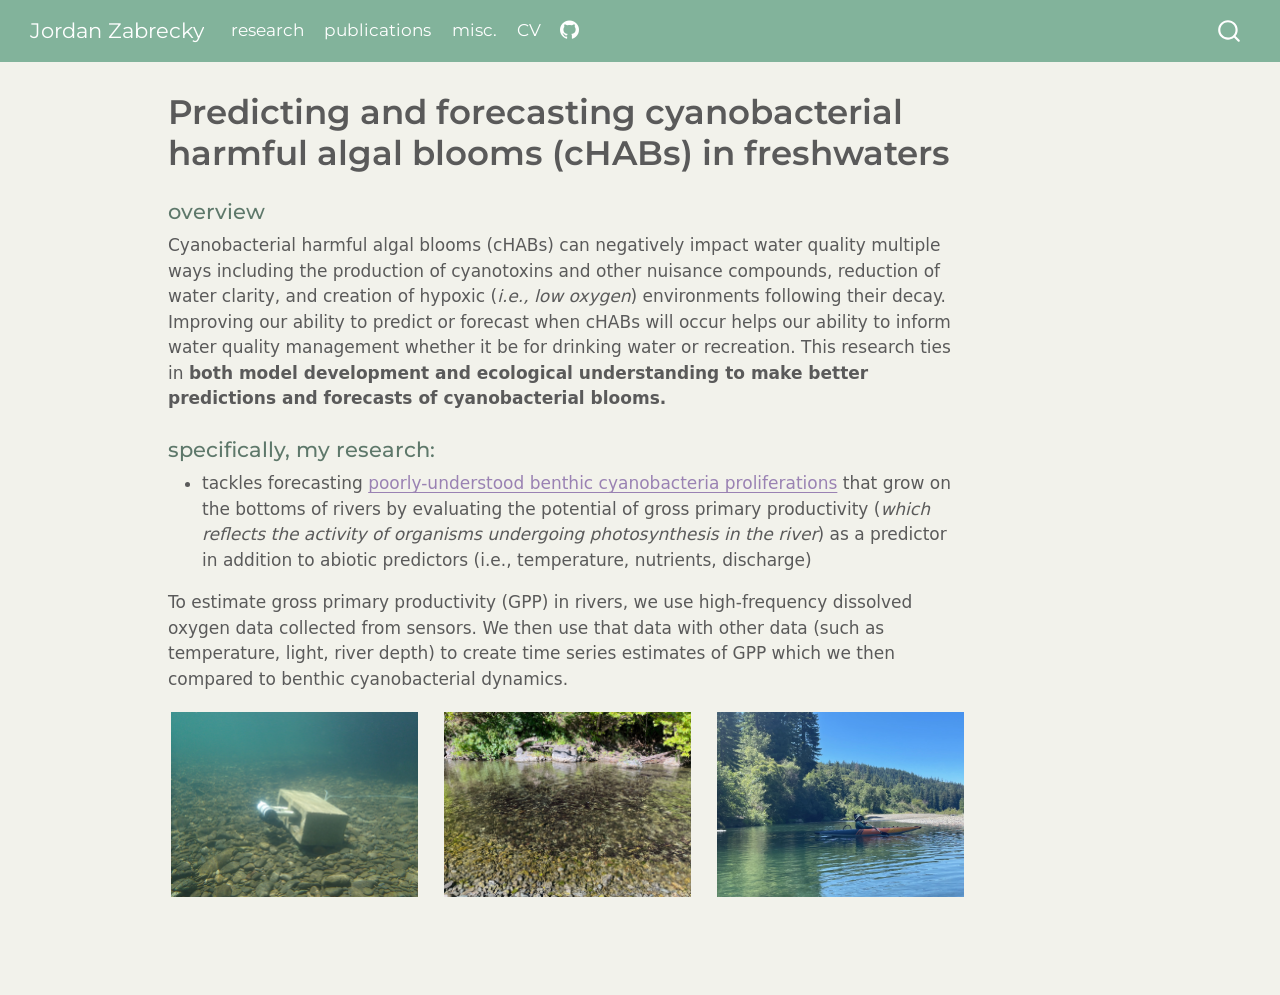
<file: docs/research/forecasting_cyanos/index.html>
<!DOCTYPE html>
<html xmlns="http://www.w3.org/1999/xhtml" lang="en" xml:lang="en"><head>

<meta charset="utf-8">
<meta name="generator" content="quarto-1.9.37">

<meta name="viewport" content="width=device-width, initial-scale=1.0, user-scalable=yes">


<title>Predicting and forecasting cyanobacterial harmful algal blooms (cHABs) in freshwaters – Jordan Zabrecky</title>
<style>
/* Default styles provided by pandoc.
** See https://pandoc.org/MANUAL.html#variables-for-html for config info.
*/
code{white-space: pre-wrap;}
span.smallcaps{font-variant: small-caps;}
div.columns{display: flex; gap: min(4vw, 1.5em);}
div.column{flex: auto; overflow-x: auto;}
div.hanging-indent{margin-left: 1.5em; text-indent: -1.5em;}
ul.task-list{list-style: none;}
ul.task-list li input[type="checkbox"] {
  width: 0.8em;
  margin: 0 0.8em 0.2em -1em; /* quarto-specific, see https://github.com/quarto-dev/quarto-cli/issues/4556 */ 
  vertical-align: middle;
}
</style>


<script src="../../site_libs/quarto-nav/quarto-nav.js"></script>
<script src="../../site_libs/quarto-nav/headroom.min.js"></script>
<script src="../../site_libs/clipboard/clipboard.min.js"></script>
<script src="../../site_libs/quarto-search/autocomplete.umd.js"></script>
<script src="../../site_libs/quarto-search/fuse.min.js"></script>
<script src="../../site_libs/quarto-search/quarto-search.js"></script>
<meta name="quarto:offset" content="../../">
<link href="../../images/cosmarium_icon.png" rel="icon" type="image/png">
<script src="../../site_libs/quarto-html/quarto.js" type="module"></script>
<script src="../../site_libs/quarto-html/tabsets/tabsets.js" type="module"></script>
<script src="../../site_libs/quarto-html/popper.min.js"></script>
<script src="../../site_libs/quarto-html/tippy.umd.min.js"></script>
<script src="../../site_libs/quarto-html/anchor.min.js"></script>
<link href="../../site_libs/quarto-html/tippy.css" rel="stylesheet">
<link href="../../site_libs/quarto-html/quarto-syntax-highlighting-7f8f88aac4f3542376d5c11b86a4c14d.css" rel="stylesheet" id="quarto-text-highlighting-styles">
<script src="../../site_libs/bootstrap/bootstrap.min.js"></script>
<link href="../../site_libs/bootstrap/bootstrap-icons.css" rel="stylesheet">
<link href="../../site_libs/bootstrap/bootstrap-3b8d7bf705b53ce756fde6bfeed96a06.min.css" rel="stylesheet" append-hash="true" id="quarto-bootstrap" data-mode="light">
<script src="../../site_libs/quarto-contrib/glightbox/glightbox.min.js"></script>
<link href="../../site_libs/quarto-contrib/glightbox/glightbox.min.css" rel="stylesheet">
<link href="../../site_libs/quarto-contrib/glightbox/lightbox.css" rel="stylesheet">
<script id="quarto-search-options" type="application/json">{
  "location": "navbar",
  "copy-button": false,
  "collapse-after": 3,
  "panel-placement": "end",
  "type": "overlay",
  "limit": 50,
  "keyboard-shortcut": [
    "f",
    "/",
    "s"
  ],
  "show-item-context": false,
  "language": {
    "search-no-results-text": "No results",
    "search-matching-documents-text": "matching documents",
    "search-copy-link-title": "Copy link to search",
    "search-hide-matches-text": "Hide additional matches",
    "search-more-match-text": "more match in this document",
    "search-more-matches-text": "more matches in this document",
    "search-clear-button-title": "Clear",
    "search-text-placeholder": "",
    "search-detached-cancel-button-title": "Cancel",
    "search-submit-button-title": "Submit",
    "search-label": "Search"
  }
}</script>


<link rel="stylesheet" href="../../styles.css">
</head>

<body class="nav-fixed quarto-light">

<div id="quarto-search-results"></div>
  <header id="quarto-header" class="headroom fixed-top">
    <nav class="navbar navbar-expand-lg " data-bs-theme="dark">
      <div class="navbar-container container-fluid">
      <div class="navbar-brand-container mx-auto">
    <a class="navbar-brand" href="../../index.html">
    <span class="navbar-title">Jordan Zabrecky</span>
    </a>
  </div>
            <div id="quarto-search" class="" title="Search"></div>
          <button class="navbar-toggler" type="button" data-bs-toggle="collapse" data-bs-target="#navbarCollapse" aria-controls="navbarCollapse" role="menu" aria-expanded="false" aria-label="Toggle navigation" onclick="if (window.quartoToggleHeadroom) { window.quartoToggleHeadroom(); }">
  <span class="navbar-toggler-icon"></span>
</button>
          <div class="collapse navbar-collapse" id="navbarCollapse">
            <ul class="navbar-nav navbar-nav-scroll me-auto">
  <li class="nav-item">
    <a class="nav-link" href="../../research.html"> 
<span class="menu-text">research</span></a>
  </li>  
  <li class="nav-item">
    <a class="nav-link" href="../../publications.html"> 
<span class="menu-text">publications</span></a>
  </li>  
  <li class="nav-item">
    <a class="nav-link" href="../../misc.html"> 
<span class="menu-text">misc.</span></a>
  </li>  
  <li class="nav-item">
    <a class="nav-link" href="../../cv/JordanZabrecky_CV.pdf"> 
<span class="menu-text">CV</span></a>
  </li>  
  <li class="nav-item compact">
    <a class="nav-link" href="https://github.com/jzabrecky" target="_blank"> <i class="bi bi-github" role="img">
</i> 
<span class="menu-text"></span></a>
  </li>  
</ul>
          </div> <!-- /navcollapse -->
            <div class="quarto-navbar-tools">
</div>
      </div> <!-- /container-fluid -->
    </nav>
</header>
<!-- content -->
<div id="quarto-content" class="quarto-container page-columns page-rows-contents page-layout-article page-navbar">
<!-- sidebar -->
<!-- margin-sidebar -->
    <div id="quarto-margin-sidebar" class="sidebar margin-sidebar zindex-bottom">
        
    </div>
<!-- main -->
<main class="content" id="quarto-document-content">

<header id="title-block-header" class="quarto-title-block default">
<div class="quarto-title">
<h1 class="title">Predicting and forecasting cyanobacterial harmful algal blooms (cHABs) in freshwaters</h1>
</div>



<div class="quarto-title-meta">

    
  
    
  </div>
  


</header>


<section id="overview" class="level4">
<h4 class="anchored" data-anchor-id="overview">overview</h4>
<p>Cyanobacterial harmful algal blooms (cHABs) can negatively impact water quality multiple ways including the production of cyanotoxins and other nuisance compounds, reduction of water clarity, and creation of hypoxic (<em>i.e., low oxygen</em>) environments following their decay. Improving our ability to predict or forecast when cHABs will occur helps our ability to inform water quality management whether it be for drinking water or recreation. This research ties in <strong>both model development and ecological understanding to make better predictions and forecasts of cyanobacterial blooms.</strong></p>
</section>
<section id="specifically-my-research" class="level4">
<h4 class="anchored" data-anchor-id="specifically-my-research">specifically, my research:</h4>
<ul>
<li>tackles forecasting <a href="./research/benthic_cyanos_tax/">poorly-understood benthic cyanobacteria proliferations</a> that grow on the bottoms of rivers by evaluating the potential of gross primary productivity (<em>which reflects the activity of organisms undergoing photosynthesis in the river</em>) as a predictor in addition to abiotic predictors (i.e., temperature, nutrients, discharge)</li>
</ul>
<p>To estimate gross primary productivity (GPP) in rivers, we use high-frequency dissolved oxygen data collected from sensors. We then use that data with other data (such as temperature, light, river depth) to create time series estimates of GPP which we then compared to benthic cyanobacterial dynamics.</p>
<div class="quarto-layout-panel" data-layout="[[1, 1, 1]]">
<div class="quarto-layout-row">
<div class="quarto-layout-cell" style="flex-basis: 33.3%;justify-content: center;">
<p><a href="images/DO_sensor.jpeg" class="lightbox" data-gallery="bc_prediction" data-glightbox="description: .lightbox-desc-1;"><img src="images/DO_sensor.jpeg" class="img-fluid"></a></p>
</div>
<div class="quarto-layout-cell" style="flex-basis: 33.3%;justify-content: center;">
<p><a href="images/microcoleus_riffle.jpeg" class="lightbox" data-gallery="bc_prediction" data-glightbox="description: .lightbox-desc-2;"><img src="images/microcoleus_riffle.jpeg" class="img-fluid"></a></p>
</div>
<div class="quarto-layout-cell" style="flex-basis: 33.3%;justify-content: center;">
<p><a href="images/kayaking.jpeg" class="lightbox" data-gallery="bc_prediction" data-glightbox="description: .lightbox-desc-3;"><img src="images/kayaking.jpeg" class="img-fluid"></a></p>
</div>
</div>
</div>


<div class="hidden" aria-hidden="true">
<div class="glightbox-desc lightbox-desc-1">
<p>Dissolved oxygen and conductivity sensors placed in the South Fork Eel River, CA</p>
</div>
<div class="glightbox-desc lightbox-desc-2">
<p><em>Microcoleus</em> proliferation in the South Fork Eel River, CA</p>
</div>
<div class="glightbox-desc lightbox-desc-3">
<p>We get average river depth estimates for GPP modeling via kayaking and taking depth measurements with a sonar depth finder</p>
</div>
</div>
</section>

</main> <!-- /main -->
<script id="quarto-html-after-body" type="application/javascript">
  window.document.addEventListener("DOMContentLoaded", function (event) {
    const icon = "";
    const anchorJS = new window.AnchorJS();
    anchorJS.options = {
      placement: 'right',
      icon: icon
    };
    anchorJS.add('.anchored');
    const isCodeAnnotation = (el) => {
      for (const clz of el.classList) {
        if (clz.startsWith('code-annotation-')) {                     
          return true;
        }
      }
      return false;
    }
    const onCopySuccess = function(e) {
      // button target
      const button = e.trigger;
      // don't keep focus
      button.blur();
      // flash "checked"
      button.classList.add('code-copy-button-checked');
      var currentTitle = button.getAttribute("title");
      button.setAttribute("title", "Copied!");
      let tooltip;
      if (window.bootstrap) {
        button.setAttribute("data-bs-toggle", "tooltip");
        button.setAttribute("data-bs-placement", "left");
        button.setAttribute("data-bs-title", "Copied!");
        tooltip = new bootstrap.Tooltip(button, 
          { trigger: "manual", 
            customClass: "code-copy-button-tooltip",
            offset: [0, -8]});
        tooltip.show();    
      }
      setTimeout(function() {
        if (tooltip) {
          tooltip.hide();
          button.removeAttribute("data-bs-title");
          button.removeAttribute("data-bs-toggle");
          button.removeAttribute("data-bs-placement");
        }
        button.setAttribute("title", currentTitle);
        button.classList.remove('code-copy-button-checked');
      }, 1000);
      // clear code selection
      e.clearSelection();
    }
    const getTextToCopy = function(trigger) {
      const outerScaffold = trigger.parentElement.cloneNode(true);
      const codeEl = outerScaffold.querySelector('code');
      for (const childEl of codeEl.children) {
        if (isCodeAnnotation(childEl)) {
          childEl.remove();
        }
      }
      return codeEl.innerText;
    }
    const clipboard = new window.ClipboardJS('.code-copy-button:not([data-in-quarto-modal])', {
      text: getTextToCopy
    });
    clipboard.on('success', onCopySuccess);
    if (window.document.getElementById('quarto-embedded-source-code-modal')) {
      const clipboardModal = new window.ClipboardJS('.code-copy-button[data-in-quarto-modal]', {
        text: getTextToCopy,
        container: window.document.getElementById('quarto-embedded-source-code-modal')
      });
      clipboardModal.on('success', onCopySuccess);
    }
      var localhostRegex = new RegExp(/^(?:http|https):\/\/localhost\:?[0-9]*\//);
      var mailtoRegex = new RegExp(/^mailto:/);
        var filterRegex = new RegExp('/' + window.location.host + '/');
      var isInternal = (href) => {
          return filterRegex.test(href) || localhostRegex.test(href) || mailtoRegex.test(href);
      }
      // Inspect non-navigation links and adorn them if external
     var links = window.document.querySelectorAll('a[href]:not(.nav-link):not(.navbar-brand):not(.toc-action):not(.sidebar-link):not(.sidebar-item-toggle):not(.pagination-link):not(.no-external):not([aria-hidden]):not(.dropdown-item):not(.quarto-navigation-tool):not(.about-link)');
      for (var i=0; i<links.length; i++) {
        const link = links[i];
        if (!isInternal(link.href)) {
          // undo the damage that might have been done by quarto-nav.js in the case of
          // links that we want to consider external
          if (link.dataset.originalHref !== undefined) {
            link.href = link.dataset.originalHref;
          }
        }
      }
    function tippyHover(el, contentFn, onTriggerFn, onUntriggerFn) {
      const config = {
        allowHTML: true,
        maxWidth: 500,
        delay: 100,
        arrow: false,
        appendTo: function(el) {
            return el.parentElement;
        },
        interactive: true,
        interactiveBorder: 10,
        theme: 'quarto',
        placement: 'bottom-start',
      };
      if (contentFn) {
        config.content = contentFn;
      }
      if (onTriggerFn) {
        config.onTrigger = onTriggerFn;
      }
      if (onUntriggerFn) {
        config.onUntrigger = onUntriggerFn;
      }
      window.tippy(el, config); 
    }
    const noterefs = window.document.querySelectorAll('a[role="doc-noteref"]');
    for (var i=0; i<noterefs.length; i++) {
      const ref = noterefs[i];
      tippyHover(ref, function() {
        // use id or data attribute instead here
        let href = ref.getAttribute('data-footnote-href') || ref.getAttribute('href');
        try { href = new URL(href).hash; } catch {}
        const id = href.replace(/^#\/?/, "");
        const note = window.document.getElementById(id);
        if (note) {
          return note.innerHTML;
        } else {
          return "";
        }
      });
    }
    const xrefs = window.document.querySelectorAll('a.quarto-xref');
    const processXRef = (id, note) => {
      // Strip column container classes
      const stripColumnClz = (el) => {
        el.classList.remove("page-full", "page-columns");
        if (el.children) {
          for (const child of el.children) {
            stripColumnClz(child);
          }
        }
      }
      stripColumnClz(note)
      if (id === null || id.startsWith('sec-')) {
        // Special case sections, only their first couple elements
        const container = document.createElement("div");
        if (note.children && note.children.length > 2) {
          container.appendChild(note.children[0].cloneNode(true));
          for (let i = 1; i < note.children.length; i++) {
            const child = note.children[i];
            if (child.tagName === "P" && child.innerText === "") {
              continue;
            } else {
              container.appendChild(child.cloneNode(true));
              break;
            }
          }
          if (window.Quarto?.typesetMath) {
            window.Quarto.typesetMath(container);
          }
          return container.innerHTML
        } else {
          if (window.Quarto?.typesetMath) {
            window.Quarto.typesetMath(note);
          }
          return note.innerHTML;
        }
      } else {
        // Remove any anchor links if they are present
        const anchorLink = note.querySelector('a.anchorjs-link');
        if (anchorLink) {
          anchorLink.remove();
        }
        if (window.Quarto?.typesetMath) {
          window.Quarto.typesetMath(note);
        }
        if (note.classList.contains("callout")) {
          return note.outerHTML;
        } else {
          return note.innerHTML;
        }
      }
    }
    for (var i=0; i<xrefs.length; i++) {
      const xref = xrefs[i];
      tippyHover(xref, undefined, function(instance) {
        instance.disable();
        let url = xref.getAttribute('href');
        let hash = undefined; 
        if (url.startsWith('#')) {
          hash = url;
        } else {
          try { hash = new URL(url).hash; } catch {}
        }
        if (hash) {
          const id = hash.replace(/^#\/?/, "");
          const note = window.document.getElementById(id);
          if (note !== null) {
            try {
              const html = processXRef(id, note.cloneNode(true));
              instance.setContent(html);
            } finally {
              instance.enable();
              instance.show();
            }
          } else {
            // See if we can fetch this
            fetch(url.split('#')[0])
            .then(res => res.text())
            .then(html => {
              const parser = new DOMParser();
              const htmlDoc = parser.parseFromString(html, "text/html");
              const note = htmlDoc.getElementById(id);
              if (note !== null) {
                const html = processXRef(id, note);
                instance.setContent(html);
              } 
            }).finally(() => {
              instance.enable();
              instance.show();
            });
          }
        } else {
          // See if we can fetch a full url (with no hash to target)
          // This is a special case and we should probably do some content thinning / targeting
          fetch(url)
          .then(res => res.text())
          .then(html => {
            const parser = new DOMParser();
            const htmlDoc = parser.parseFromString(html, "text/html");
            const note = htmlDoc.querySelector('main.content');
            if (note !== null) {
              // This should only happen for chapter cross references
              // (since there is no id in the URL)
              // remove the first header
              if (note.children.length > 0 && note.children[0].tagName === "HEADER") {
                note.children[0].remove();
              }
              const html = processXRef(null, note);
              instance.setContent(html);
            } 
          }).finally(() => {
            instance.enable();
            instance.show();
          });
        }
      }, function(instance) {
      });
    }
        let selectedAnnoteEl;
        const selectorForAnnotation = ( cell, annotation) => {
          let cellAttr = 'data-code-cell="' + cell + '"';
          let lineAttr = 'data-code-annotation="' +  annotation + '"';
          const selector = 'span[' + cellAttr + '][' + lineAttr + ']';
          return selector;
        }
        const selectCodeLines = (annoteEl) => {
          const doc = window.document;
          const targetCell = annoteEl.getAttribute("data-target-cell");
          const targetAnnotation = annoteEl.getAttribute("data-target-annotation");
          const annoteSpan = window.document.querySelector(selectorForAnnotation(targetCell, targetAnnotation));
          const lines = annoteSpan.getAttribute("data-code-lines").split(",");
          const lineIds = lines.map((line) => {
            return targetCell + "-" + line;
          })
          let top = null;
          let height = null;
          let parent = null;
          if (lineIds.length > 0) {
              //compute the position of the single el (top and bottom and make a div)
              const el = window.document.getElementById(lineIds[0]);
              top = el.offsetTop;
              height = el.offsetHeight;
              parent = el.parentElement.parentElement;
            if (lineIds.length > 1) {
              const lastEl = window.document.getElementById(lineIds[lineIds.length - 1]);
              const bottom = lastEl.offsetTop + lastEl.offsetHeight;
              height = bottom - top;
            }
            if (top !== null && height !== null && parent !== null) {
              // cook up a div (if necessary) and position it 
              let div = window.document.getElementById("code-annotation-line-highlight");
              if (div === null) {
                div = window.document.createElement("div");
                div.setAttribute("id", "code-annotation-line-highlight");
                div.style.position = 'absolute';
                parent.appendChild(div);
              }
              div.style.top = top - 2 + "px";
              div.style.height = height + 4 + "px";
              div.style.left = 0;
              let gutterDiv = window.document.getElementById("code-annotation-line-highlight-gutter");
              if (gutterDiv === null) {
                gutterDiv = window.document.createElement("div");
                gutterDiv.setAttribute("id", "code-annotation-line-highlight-gutter");
                gutterDiv.style.position = 'absolute';
                const codeCell = window.document.getElementById(targetCell);
                const gutter = codeCell.querySelector('.code-annotation-gutter');
                gutter.appendChild(gutterDiv);
              }
              gutterDiv.style.top = top - 2 + "px";
              gutterDiv.style.height = height + 4 + "px";
            }
            selectedAnnoteEl = annoteEl;
          }
        };
        const unselectCodeLines = () => {
          const elementsIds = ["code-annotation-line-highlight", "code-annotation-line-highlight-gutter"];
          elementsIds.forEach((elId) => {
            const div = window.document.getElementById(elId);
            if (div) {
              div.remove();
            }
          });
          selectedAnnoteEl = undefined;
        };
          // Handle positioning of the toggle
      window.addEventListener(
        "resize",
        throttle(() => {
          elRect = undefined;
          if (selectedAnnoteEl) {
            selectCodeLines(selectedAnnoteEl);
          }
        }, 10)
      );
      function throttle(fn, ms) {
      let throttle = false;
      let timer;
        return (...args) => {
          if(!throttle) { // first call gets through
              fn.apply(this, args);
              throttle = true;
          } else { // all the others get throttled
              if(timer) clearTimeout(timer); // cancel #2
              timer = setTimeout(() => {
                fn.apply(this, args);
                timer = throttle = false;
              }, ms);
          }
        };
      }
        // Attach click handler to the DT
        const annoteDls = window.document.querySelectorAll('dt[data-target-cell]');
        for (const annoteDlNode of annoteDls) {
          annoteDlNode.addEventListener('click', (event) => {
            const clickedEl = event.target;
            if (clickedEl !== selectedAnnoteEl) {
              unselectCodeLines();
              const activeEl = window.document.querySelector('dt[data-target-cell].code-annotation-active');
              if (activeEl) {
                activeEl.classList.remove('code-annotation-active');
              }
              selectCodeLines(clickedEl);
              clickedEl.classList.add('code-annotation-active');
            } else {
              // Unselect the line
              unselectCodeLines();
              clickedEl.classList.remove('code-annotation-active');
            }
          });
        }
    const findCites = (el) => {
      const parentEl = el.parentElement;
      if (parentEl) {
        const cites = parentEl.dataset.cites;
        if (cites) {
          return {
            el,
            cites: cites.split(' ')
          };
        } else {
          return findCites(el.parentElement)
        }
      } else {
        return undefined;
      }
    };
    var bibliorefs = window.document.querySelectorAll('a[role="doc-biblioref"]');
    for (var i=0; i<bibliorefs.length; i++) {
      const ref = bibliorefs[i];
      const citeInfo = findCites(ref);
      if (citeInfo) {
        tippyHover(citeInfo.el, function() {
          var popup = window.document.createElement('div');
          citeInfo.cites.forEach(function(cite) {
            var citeDiv = window.document.createElement('div');
            citeDiv.classList.add('hanging-indent');
            citeDiv.classList.add('csl-entry');
            var biblioDiv = window.document.getElementById('ref-' + cite);
            if (biblioDiv) {
              citeDiv.innerHTML = biblioDiv.innerHTML;
            }
            popup.appendChild(citeDiv);
          });
          return popup.innerHTML;
        });
      }
    }
  });
  </script>
</div> <!-- /content -->
<script>var lightboxQuarto = GLightbox({"closeEffect":"zoom","descPosition":"bottom","loop":false,"openEffect":"zoom","selector":".lightbox"});
(function() {
  let previousOnload = window.onload;
  window.onload = () => {
    if (previousOnload) {
      previousOnload();
    }
    lightboxQuarto.on('slide_before_load', (data) => {
      const { slideIndex, slideNode, slideConfig, player, trigger } = data;
      const href = trigger.getAttribute('href');
      if (href !== null) {
        const imgEl = window.document.querySelector(`a[href="${href}"] img`);
        if (imgEl !== null) {
          const srcAttr = imgEl.getAttribute("src");
          if (srcAttr && srcAttr.startsWith("data:")) {
            slideConfig.href = srcAttr;
          }
        }
      } 
    });
  
    lightboxQuarto.on('slide_after_load', (data) => {
      const { slideIndex, slideNode, slideConfig, player, trigger } = data;
      if (window.Quarto?.typesetMath) {
        window.Quarto.typesetMath(slideNode);
      }
    });
  
  };
  
})();
          </script>




</body></html>
</file>
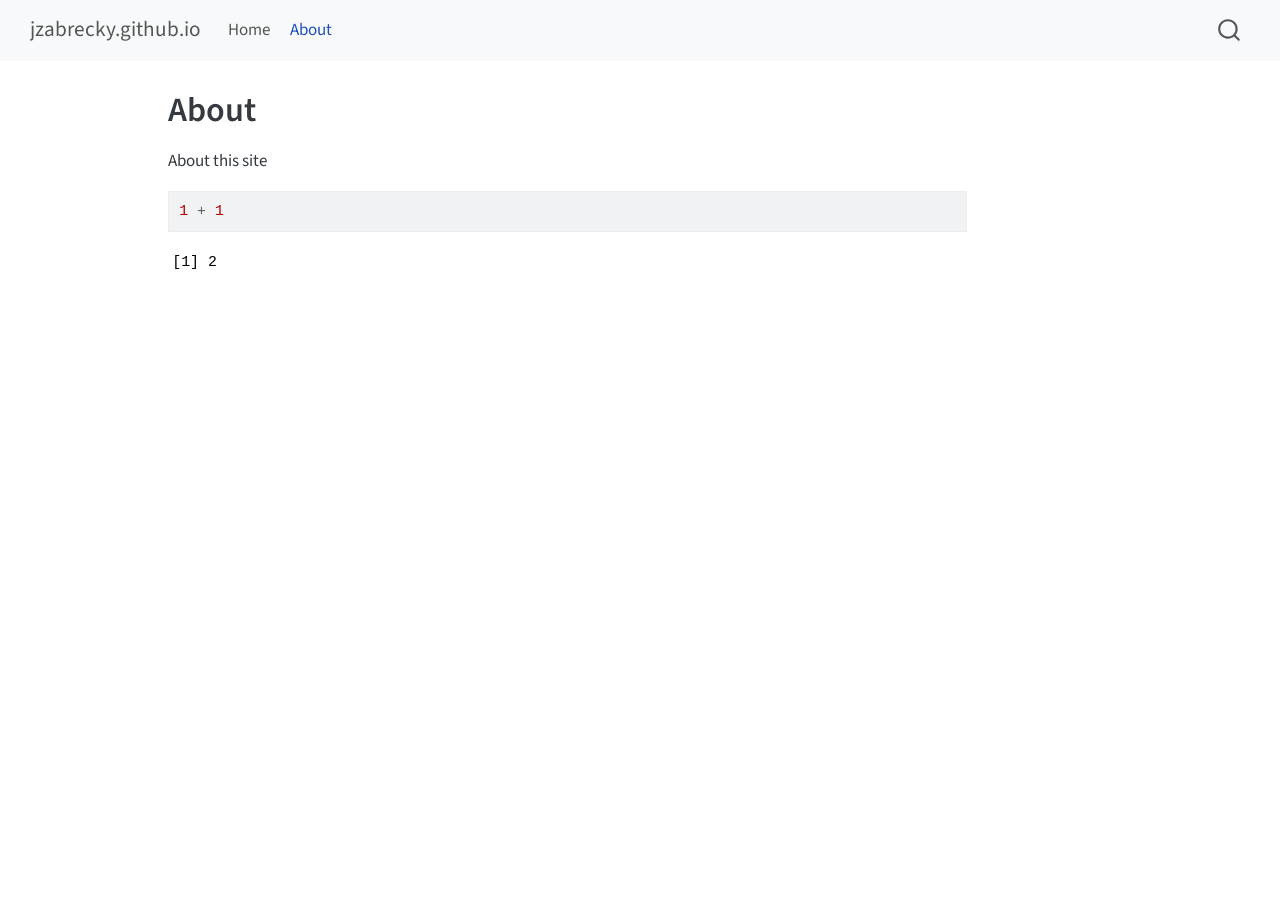
<file: docs/about.html>
<!DOCTYPE html>
<html xmlns="http://www.w3.org/1999/xhtml" lang="en" xml:lang="en"><head>

<meta charset="utf-8">
<meta name="generator" content="quarto-1.9.37">

<meta name="viewport" content="width=device-width, initial-scale=1.0, user-scalable=yes">


<title>About – jzabrecky.github.io</title>
<style>
/* Default styles provided by pandoc.
** See https://pandoc.org/MANUAL.html#variables-for-html for config info.
*/
code{white-space: pre-wrap;}
span.smallcaps{font-variant: small-caps;}
div.columns{display: flex; gap: min(4vw, 1.5em);}
div.column{flex: auto; overflow-x: auto;}
div.hanging-indent{margin-left: 1.5em; text-indent: -1.5em;}
ul.task-list{list-style: none;}
ul.task-list li input[type="checkbox"] {
  width: 0.8em;
  margin: 0 0.8em 0.2em -1em; /* quarto-specific, see https://github.com/quarto-dev/quarto-cli/issues/4556 */ 
  vertical-align: middle;
}
/* CSS for syntax highlighting */
html { -webkit-text-size-adjust: 100%; }
pre > code.sourceCode { white-space: pre; position: relative; }
pre > code.sourceCode > span { display: inline-block; line-height: 1.25; }
pre > code.sourceCode > span:empty { height: 1.2em; }
.sourceCode { overflow: visible; }
code.sourceCode > span { color: inherit; text-decoration: inherit; }
div.sourceCode { margin: 1em 0; }
pre.sourceCode { margin: 0; }
@media screen {
div.sourceCode { overflow: auto; }
}
@media print {
pre > code.sourceCode { white-space: pre-wrap; }
pre > code.sourceCode > span { text-indent: -5em; padding-left: 5em; }
}
pre.numberSource code
  { counter-reset: source-line 0; }
pre.numberSource code > span
  { position: relative; left: -4em; counter-increment: source-line; }
pre.numberSource code > span > a:first-child::before
  { content: counter(source-line);
    position: relative; left: -1em; text-align: right; vertical-align: baseline;
    border: none; display: inline-block;
    -webkit-touch-callout: none; -webkit-user-select: none;
    -khtml-user-select: none; -moz-user-select: none;
    -ms-user-select: none; user-select: none;
    padding: 0 4px; width: 4em;
  }
pre.numberSource { margin-left: 3em;  padding-left: 4px; }
div.sourceCode
  {   }
@media screen {
pre > code.sourceCode > span > a:first-child::before { text-decoration: underline; }
}
</style>


<script src="site_libs/quarto-nav/quarto-nav.js"></script>
<script src="site_libs/quarto-nav/headroom.min.js"></script>
<script src="site_libs/clipboard/clipboard.min.js"></script>
<script src="site_libs/quarto-search/autocomplete.umd.js"></script>
<script src="site_libs/quarto-search/fuse.min.js"></script>
<script src="site_libs/quarto-search/quarto-search.js"></script>
<meta name="quarto:offset" content="./">
<script src="site_libs/quarto-html/quarto.js" type="module"></script>
<script src="site_libs/quarto-html/tabsets/tabsets.js" type="module"></script>
<script src="site_libs/quarto-html/popper.min.js"></script>
<script src="site_libs/quarto-html/tippy.umd.min.js"></script>
<script src="site_libs/quarto-html/anchor.min.js"></script>
<link href="site_libs/quarto-html/tippy.css" rel="stylesheet">
<link href="site_libs/quarto-html/quarto-syntax-highlighting-7f8f88aac4f3542376d5c11b86a4c14d.css" rel="stylesheet" id="quarto-text-highlighting-styles">
<script src="site_libs/bootstrap/bootstrap.min.js"></script>
<link href="site_libs/bootstrap/bootstrap-icons.css" rel="stylesheet">
<link href="site_libs/bootstrap/bootstrap-a0f9fd0d421825b736dc1bbcbcba2219.min.css" rel="stylesheet" append-hash="true" id="quarto-bootstrap" data-mode="light">
<script id="quarto-search-options" type="application/json">{
  "location": "navbar",
  "copy-button": false,
  "collapse-after": 3,
  "panel-placement": "end",
  "type": "overlay",
  "limit": 50,
  "keyboard-shortcut": [
    "f",
    "/",
    "s"
  ],
  "show-item-context": false,
  "language": {
    "search-no-results-text": "No results",
    "search-matching-documents-text": "matching documents",
    "search-copy-link-title": "Copy link to search",
    "search-hide-matches-text": "Hide additional matches",
    "search-more-match-text": "more match in this document",
    "search-more-matches-text": "more matches in this document",
    "search-clear-button-title": "Clear",
    "search-text-placeholder": "",
    "search-detached-cancel-button-title": "Cancel",
    "search-submit-button-title": "Submit",
    "search-label": "Search"
  }
}</script>


<link rel="stylesheet" href="styles.css">
</head>

<body class="nav-fixed quarto-light">

<div id="quarto-search-results"></div>
  <header id="quarto-header" class="headroom fixed-top">
    <nav class="navbar navbar-expand-lg " data-bs-theme="dark">
      <div class="navbar-container container-fluid">
      <div class="navbar-brand-container mx-auto">
    <a class="navbar-brand" href="./index.html">
    <span class="navbar-title">jzabrecky.github.io</span>
    </a>
  </div>
            <div id="quarto-search" class="" title="Search"></div>
          <button class="navbar-toggler" type="button" data-bs-toggle="collapse" data-bs-target="#navbarCollapse" aria-controls="navbarCollapse" role="menu" aria-expanded="false" aria-label="Toggle navigation" onclick="if (window.quartoToggleHeadroom) { window.quartoToggleHeadroom(); }">
  <span class="navbar-toggler-icon"></span>
</button>
          <div class="collapse navbar-collapse" id="navbarCollapse">
            <ul class="navbar-nav navbar-nav-scroll me-auto">
  <li class="nav-item">
    <a class="nav-link" href="./index.html"> 
<span class="menu-text">Home</span></a>
  </li>  
  <li class="nav-item">
    <a class="nav-link active" href="./about.html" aria-current="page"> 
<span class="menu-text">About</span></a>
  </li>  
</ul>
          </div> <!-- /navcollapse -->
            <div class="quarto-navbar-tools">
</div>
      </div> <!-- /container-fluid -->
    </nav>
</header>
<!-- content -->
<div id="quarto-content" class="quarto-container page-columns page-rows-contents page-layout-article page-navbar">
<!-- sidebar -->
<!-- margin-sidebar -->
    <div id="quarto-margin-sidebar" class="sidebar margin-sidebar zindex-bottom">
        
    </div>
<!-- main -->
<main class="content" id="quarto-document-content">

<header id="title-block-header" class="quarto-title-block default">
<div class="quarto-title">
<h1 class="title">About</h1>
</div>



<div class="quarto-title-meta">

    
  
    
  </div>
  


</header>


<p>About this site</p>
<div class="cell">
<div class="code-copy-outer-scaffold"><div class="sourceCode cell-code" id="cb1"><pre class="sourceCode r code-with-copy"><code class="sourceCode r"><span id="cb1-1"><a href="#cb1-1" aria-hidden="true" tabindex="-1"></a><span class="dv">1</span> <span class="sc">+</span> <span class="dv">1</span></span></code></pre></div><button title="Copy to Clipboard" class="code-copy-button"><i class="bi"></i></button></div>
<div class="cell-output cell-output-stdout">
<pre><code>[1] 2</code></pre>
</div>
</div>



</main> <!-- /main -->
<script id="quarto-html-after-body" type="application/javascript">
  window.document.addEventListener("DOMContentLoaded", function (event) {
    const icon = "";
    const anchorJS = new window.AnchorJS();
    anchorJS.options = {
      placement: 'right',
      icon: icon
    };
    anchorJS.add('.anchored');
    const isCodeAnnotation = (el) => {
      for (const clz of el.classList) {
        if (clz.startsWith('code-annotation-')) {                     
          return true;
        }
      }
      return false;
    }
    const onCopySuccess = function(e) {
      // button target
      const button = e.trigger;
      // don't keep focus
      button.blur();
      // flash "checked"
      button.classList.add('code-copy-button-checked');
      var currentTitle = button.getAttribute("title");
      button.setAttribute("title", "Copied!");
      let tooltip;
      if (window.bootstrap) {
        button.setAttribute("data-bs-toggle", "tooltip");
        button.setAttribute("data-bs-placement", "left");
        button.setAttribute("data-bs-title", "Copied!");
        tooltip = new bootstrap.Tooltip(button, 
          { trigger: "manual", 
            customClass: "code-copy-button-tooltip",
            offset: [0, -8]});
        tooltip.show();    
      }
      setTimeout(function() {
        if (tooltip) {
          tooltip.hide();
          button.removeAttribute("data-bs-title");
          button.removeAttribute("data-bs-toggle");
          button.removeAttribute("data-bs-placement");
        }
        button.setAttribute("title", currentTitle);
        button.classList.remove('code-copy-button-checked');
      }, 1000);
      // clear code selection
      e.clearSelection();
    }
    const getTextToCopy = function(trigger) {
      const outerScaffold = trigger.parentElement.cloneNode(true);
      const codeEl = outerScaffold.querySelector('code');
      for (const childEl of codeEl.children) {
        if (isCodeAnnotation(childEl)) {
          childEl.remove();
        }
      }
      return codeEl.innerText;
    }
    const clipboard = new window.ClipboardJS('.code-copy-button:not([data-in-quarto-modal])', {
      text: getTextToCopy
    });
    clipboard.on('success', onCopySuccess);
    if (window.document.getElementById('quarto-embedded-source-code-modal')) {
      const clipboardModal = new window.ClipboardJS('.code-copy-button[data-in-quarto-modal]', {
        text: getTextToCopy,
        container: window.document.getElementById('quarto-embedded-source-code-modal')
      });
      clipboardModal.on('success', onCopySuccess);
    }
      var localhostRegex = new RegExp(/^(?:http|https):\/\/localhost\:?[0-9]*\//);
      var mailtoRegex = new RegExp(/^mailto:/);
        var filterRegex = new RegExp('/' + window.location.host + '/');
      var isInternal = (href) => {
          return filterRegex.test(href) || localhostRegex.test(href) || mailtoRegex.test(href);
      }
      // Inspect non-navigation links and adorn them if external
     var links = window.document.querySelectorAll('a[href]:not(.nav-link):not(.navbar-brand):not(.toc-action):not(.sidebar-link):not(.sidebar-item-toggle):not(.pagination-link):not(.no-external):not([aria-hidden]):not(.dropdown-item):not(.quarto-navigation-tool):not(.about-link)');
      for (var i=0; i<links.length; i++) {
        const link = links[i];
        if (!isInternal(link.href)) {
          // undo the damage that might have been done by quarto-nav.js in the case of
          // links that we want to consider external
          if (link.dataset.originalHref !== undefined) {
            link.href = link.dataset.originalHref;
          }
        }
      }
    function tippyHover(el, contentFn, onTriggerFn, onUntriggerFn) {
      const config = {
        allowHTML: true,
        maxWidth: 500,
        delay: 100,
        arrow: false,
        appendTo: function(el) {
            return el.parentElement;
        },
        interactive: true,
        interactiveBorder: 10,
        theme: 'quarto',
        placement: 'bottom-start',
      };
      if (contentFn) {
        config.content = contentFn;
      }
      if (onTriggerFn) {
        config.onTrigger = onTriggerFn;
      }
      if (onUntriggerFn) {
        config.onUntrigger = onUntriggerFn;
      }
      window.tippy(el, config); 
    }
    const noterefs = window.document.querySelectorAll('a[role="doc-noteref"]');
    for (var i=0; i<noterefs.length; i++) {
      const ref = noterefs[i];
      tippyHover(ref, function() {
        // use id or data attribute instead here
        let href = ref.getAttribute('data-footnote-href') || ref.getAttribute('href');
        try { href = new URL(href).hash; } catch {}
        const id = href.replace(/^#\/?/, "");
        const note = window.document.getElementById(id);
        if (note) {
          return note.innerHTML;
        } else {
          return "";
        }
      });
    }
    const xrefs = window.document.querySelectorAll('a.quarto-xref');
    const processXRef = (id, note) => {
      // Strip column container classes
      const stripColumnClz = (el) => {
        el.classList.remove("page-full", "page-columns");
        if (el.children) {
          for (const child of el.children) {
            stripColumnClz(child);
          }
        }
      }
      stripColumnClz(note)
      if (id === null || id.startsWith('sec-')) {
        // Special case sections, only their first couple elements
        const container = document.createElement("div");
        if (note.children && note.children.length > 2) {
          container.appendChild(note.children[0].cloneNode(true));
          for (let i = 1; i < note.children.length; i++) {
            const child = note.children[i];
            if (child.tagName === "P" && child.innerText === "") {
              continue;
            } else {
              container.appendChild(child.cloneNode(true));
              break;
            }
          }
          if (window.Quarto?.typesetMath) {
            window.Quarto.typesetMath(container);
          }
          return container.innerHTML
        } else {
          if (window.Quarto?.typesetMath) {
            window.Quarto.typesetMath(note);
          }
          return note.innerHTML;
        }
      } else {
        // Remove any anchor links if they are present
        const anchorLink = note.querySelector('a.anchorjs-link');
        if (anchorLink) {
          anchorLink.remove();
        }
        if (window.Quarto?.typesetMath) {
          window.Quarto.typesetMath(note);
        }
        if (note.classList.contains("callout")) {
          return note.outerHTML;
        } else {
          return note.innerHTML;
        }
      }
    }
    for (var i=0; i<xrefs.length; i++) {
      const xref = xrefs[i];
      tippyHover(xref, undefined, function(instance) {
        instance.disable();
        let url = xref.getAttribute('href');
        let hash = undefined; 
        if (url.startsWith('#')) {
          hash = url;
        } else {
          try { hash = new URL(url).hash; } catch {}
        }
        if (hash) {
          const id = hash.replace(/^#\/?/, "");
          const note = window.document.getElementById(id);
          if (note !== null) {
            try {
              const html = processXRef(id, note.cloneNode(true));
              instance.setContent(html);
            } finally {
              instance.enable();
              instance.show();
            }
          } else {
            // See if we can fetch this
            fetch(url.split('#')[0])
            .then(res => res.text())
            .then(html => {
              const parser = new DOMParser();
              const htmlDoc = parser.parseFromString(html, "text/html");
              const note = htmlDoc.getElementById(id);
              if (note !== null) {
                const html = processXRef(id, note);
                instance.setContent(html);
              } 
            }).finally(() => {
              instance.enable();
              instance.show();
            });
          }
        } else {
          // See if we can fetch a full url (with no hash to target)
          // This is a special case and we should probably do some content thinning / targeting
          fetch(url)
          .then(res => res.text())
          .then(html => {
            const parser = new DOMParser();
            const htmlDoc = parser.parseFromString(html, "text/html");
            const note = htmlDoc.querySelector('main.content');
            if (note !== null) {
              // This should only happen for chapter cross references
              // (since there is no id in the URL)
              // remove the first header
              if (note.children.length > 0 && note.children[0].tagName === "HEADER") {
                note.children[0].remove();
              }
              const html = processXRef(null, note);
              instance.setContent(html);
            } 
          }).finally(() => {
            instance.enable();
            instance.show();
          });
        }
      }, function(instance) {
      });
    }
        let selectedAnnoteEl;
        const selectorForAnnotation = ( cell, annotation) => {
          let cellAttr = 'data-code-cell="' + cell + '"';
          let lineAttr = 'data-code-annotation="' +  annotation + '"';
          const selector = 'span[' + cellAttr + '][' + lineAttr + ']';
          return selector;
        }
        const selectCodeLines = (annoteEl) => {
          const doc = window.document;
          const targetCell = annoteEl.getAttribute("data-target-cell");
          const targetAnnotation = annoteEl.getAttribute("data-target-annotation");
          const annoteSpan = window.document.querySelector(selectorForAnnotation(targetCell, targetAnnotation));
          const lines = annoteSpan.getAttribute("data-code-lines").split(",");
          const lineIds = lines.map((line) => {
            return targetCell + "-" + line;
          })
          let top = null;
          let height = null;
          let parent = null;
          if (lineIds.length > 0) {
              //compute the position of the single el (top and bottom and make a div)
              const el = window.document.getElementById(lineIds[0]);
              top = el.offsetTop;
              height = el.offsetHeight;
              parent = el.parentElement.parentElement;
            if (lineIds.length > 1) {
              const lastEl = window.document.getElementById(lineIds[lineIds.length - 1]);
              const bottom = lastEl.offsetTop + lastEl.offsetHeight;
              height = bottom - top;
            }
            if (top !== null && height !== null && parent !== null) {
              // cook up a div (if necessary) and position it 
              let div = window.document.getElementById("code-annotation-line-highlight");
              if (div === null) {
                div = window.document.createElement("div");
                div.setAttribute("id", "code-annotation-line-highlight");
                div.style.position = 'absolute';
                parent.appendChild(div);
              }
              div.style.top = top - 2 + "px";
              div.style.height = height + 4 + "px";
              div.style.left = 0;
              let gutterDiv = window.document.getElementById("code-annotation-line-highlight-gutter");
              if (gutterDiv === null) {
                gutterDiv = window.document.createElement("div");
                gutterDiv.setAttribute("id", "code-annotation-line-highlight-gutter");
                gutterDiv.style.position = 'absolute';
                const codeCell = window.document.getElementById(targetCell);
                const gutter = codeCell.querySelector('.code-annotation-gutter');
                gutter.appendChild(gutterDiv);
              }
              gutterDiv.style.top = top - 2 + "px";
              gutterDiv.style.height = height + 4 + "px";
            }
            selectedAnnoteEl = annoteEl;
          }
        };
        const unselectCodeLines = () => {
          const elementsIds = ["code-annotation-line-highlight", "code-annotation-line-highlight-gutter"];
          elementsIds.forEach((elId) => {
            const div = window.document.getElementById(elId);
            if (div) {
              div.remove();
            }
          });
          selectedAnnoteEl = undefined;
        };
          // Handle positioning of the toggle
      window.addEventListener(
        "resize",
        throttle(() => {
          elRect = undefined;
          if (selectedAnnoteEl) {
            selectCodeLines(selectedAnnoteEl);
          }
        }, 10)
      );
      function throttle(fn, ms) {
      let throttle = false;
      let timer;
        return (...args) => {
          if(!throttle) { // first call gets through
              fn.apply(this, args);
              throttle = true;
          } else { // all the others get throttled
              if(timer) clearTimeout(timer); // cancel #2
              timer = setTimeout(() => {
                fn.apply(this, args);
                timer = throttle = false;
              }, ms);
          }
        };
      }
        // Attach click handler to the DT
        const annoteDls = window.document.querySelectorAll('dt[data-target-cell]');
        for (const annoteDlNode of annoteDls) {
          annoteDlNode.addEventListener('click', (event) => {
            const clickedEl = event.target;
            if (clickedEl !== selectedAnnoteEl) {
              unselectCodeLines();
              const activeEl = window.document.querySelector('dt[data-target-cell].code-annotation-active');
              if (activeEl) {
                activeEl.classList.remove('code-annotation-active');
              }
              selectCodeLines(clickedEl);
              clickedEl.classList.add('code-annotation-active');
            } else {
              // Unselect the line
              unselectCodeLines();
              clickedEl.classList.remove('code-annotation-active');
            }
          });
        }
    const findCites = (el) => {
      const parentEl = el.parentElement;
      if (parentEl) {
        const cites = parentEl.dataset.cites;
        if (cites) {
          return {
            el,
            cites: cites.split(' ')
          };
        } else {
          return findCites(el.parentElement)
        }
      } else {
        return undefined;
      }
    };
    var bibliorefs = window.document.querySelectorAll('a[role="doc-biblioref"]');
    for (var i=0; i<bibliorefs.length; i++) {
      const ref = bibliorefs[i];
      const citeInfo = findCites(ref);
      if (citeInfo) {
        tippyHover(citeInfo.el, function() {
          var popup = window.document.createElement('div');
          citeInfo.cites.forEach(function(cite) {
            var citeDiv = window.document.createElement('div');
            citeDiv.classList.add('hanging-indent');
            citeDiv.classList.add('csl-entry');
            var biblioDiv = window.document.getElementById('ref-' + cite);
            if (biblioDiv) {
              citeDiv.innerHTML = biblioDiv.innerHTML;
            }
            popup.appendChild(citeDiv);
          });
          return popup.innerHTML;
        });
      }
    }
  });
  </script>
</div> <!-- /content -->




</body></html>
</file>
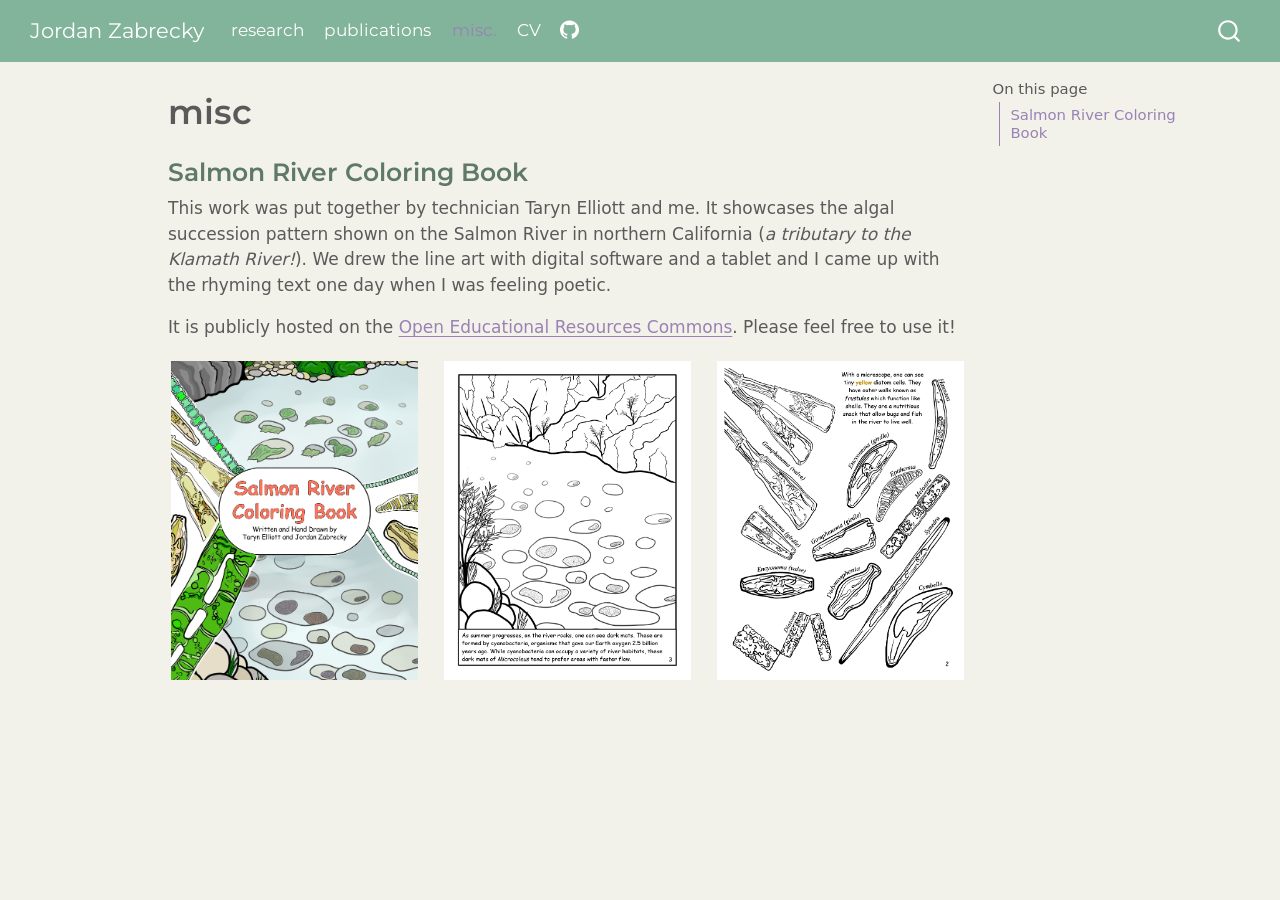
<file: docs/misc.html>
<!DOCTYPE html>
<html xmlns="http://www.w3.org/1999/xhtml" lang="en" xml:lang="en"><head>

<meta charset="utf-8">
<meta name="generator" content="quarto-1.9.37">

<meta name="viewport" content="width=device-width, initial-scale=1.0, user-scalable=yes">


<title>misc – Jordan Zabrecky</title>
<style>
/* Default styles provided by pandoc.
** See https://pandoc.org/MANUAL.html#variables-for-html for config info.
*/
code{white-space: pre-wrap;}
span.smallcaps{font-variant: small-caps;}
div.columns{display: flex; gap: min(4vw, 1.5em);}
div.column{flex: auto; overflow-x: auto;}
div.hanging-indent{margin-left: 1.5em; text-indent: -1.5em;}
ul.task-list{list-style: none;}
ul.task-list li input[type="checkbox"] {
  width: 0.8em;
  margin: 0 0.8em 0.2em -1em; /* quarto-specific, see https://github.com/quarto-dev/quarto-cli/issues/4556 */ 
  vertical-align: middle;
}
</style>


<script src="site_libs/quarto-nav/quarto-nav.js"></script>
<script src="site_libs/quarto-nav/headroom.min.js"></script>
<script src="site_libs/clipboard/clipboard.min.js"></script>
<script src="site_libs/quarto-search/autocomplete.umd.js"></script>
<script src="site_libs/quarto-search/fuse.min.js"></script>
<script src="site_libs/quarto-search/quarto-search.js"></script>
<meta name="quarto:offset" content="./">
<link href="./images/cosmarium_icon.png" rel="icon" type="image/png">
<script src="site_libs/quarto-html/quarto.js" type="module"></script>
<script src="site_libs/quarto-html/tabsets/tabsets.js" type="module"></script>
<script src="site_libs/quarto-html/popper.min.js"></script>
<script src="site_libs/quarto-html/tippy.umd.min.js"></script>
<script src="site_libs/quarto-html/anchor.min.js"></script>
<link href="site_libs/quarto-html/tippy.css" rel="stylesheet">
<link href="site_libs/quarto-html/quarto-syntax-highlighting-7f8f88aac4f3542376d5c11b86a4c14d.css" rel="stylesheet" id="quarto-text-highlighting-styles">
<script src="site_libs/bootstrap/bootstrap.min.js"></script>
<link href="site_libs/bootstrap/bootstrap-icons.css" rel="stylesheet">
<link href="site_libs/bootstrap/bootstrap-3b8d7bf705b53ce756fde6bfeed96a06.min.css" rel="stylesheet" append-hash="true" id="quarto-bootstrap" data-mode="light">
<script src="site_libs/quarto-contrib/glightbox/glightbox.min.js"></script>
<link href="site_libs/quarto-contrib/glightbox/glightbox.min.css" rel="stylesheet">
<link href="site_libs/quarto-contrib/glightbox/lightbox.css" rel="stylesheet">
<script id="quarto-search-options" type="application/json">{
  "location": "navbar",
  "copy-button": false,
  "collapse-after": 3,
  "panel-placement": "end",
  "type": "overlay",
  "limit": 50,
  "keyboard-shortcut": [
    "f",
    "/",
    "s"
  ],
  "show-item-context": false,
  "language": {
    "search-no-results-text": "No results",
    "search-matching-documents-text": "matching documents",
    "search-copy-link-title": "Copy link to search",
    "search-hide-matches-text": "Hide additional matches",
    "search-more-match-text": "more match in this document",
    "search-more-matches-text": "more matches in this document",
    "search-clear-button-title": "Clear",
    "search-text-placeholder": "",
    "search-detached-cancel-button-title": "Cancel",
    "search-submit-button-title": "Submit",
    "search-label": "Search"
  }
}</script>


<link rel="stylesheet" href="styles.css">
</head>

<body class="nav-fixed quarto-light">

<div id="quarto-search-results"></div>
  <header id="quarto-header" class="headroom fixed-top">
    <nav class="navbar navbar-expand-lg " data-bs-theme="dark">
      <div class="navbar-container container-fluid">
      <div class="navbar-brand-container mx-auto">
    <a class="navbar-brand" href="./index.html">
    <span class="navbar-title">Jordan Zabrecky</span>
    </a>
  </div>
            <div id="quarto-search" class="" title="Search"></div>
          <button class="navbar-toggler" type="button" data-bs-toggle="collapse" data-bs-target="#navbarCollapse" aria-controls="navbarCollapse" role="menu" aria-expanded="false" aria-label="Toggle navigation" onclick="if (window.quartoToggleHeadroom) { window.quartoToggleHeadroom(); }">
  <span class="navbar-toggler-icon"></span>
</button>
          <div class="collapse navbar-collapse" id="navbarCollapse">
            <ul class="navbar-nav navbar-nav-scroll me-auto">
  <li class="nav-item">
    <a class="nav-link" href="./research.html"> 
<span class="menu-text">research</span></a>
  </li>  
  <li class="nav-item">
    <a class="nav-link" href="./publications.html"> 
<span class="menu-text">publications</span></a>
  </li>  
  <li class="nav-item">
    <a class="nav-link active" href="./misc.html" aria-current="page"> 
<span class="menu-text">misc.</span></a>
  </li>  
  <li class="nav-item">
    <a class="nav-link" href="./cv/JordanZabrecky_CV.pdf"> 
<span class="menu-text">CV</span></a>
  </li>  
  <li class="nav-item compact">
    <a class="nav-link" href="https://github.com/jzabrecky" target="_blank"> <i class="bi bi-github" role="img">
</i> 
<span class="menu-text"></span></a>
  </li>  
</ul>
          </div> <!-- /navcollapse -->
            <div class="quarto-navbar-tools">
</div>
      </div> <!-- /container-fluid -->
    </nav>
</header>
<!-- content -->
<div id="quarto-content" class="quarto-container page-columns page-rows-contents page-layout-article page-navbar">
<!-- sidebar -->
<!-- margin-sidebar -->
    <div id="quarto-margin-sidebar" class="sidebar margin-sidebar">
        <nav id="TOC" role="doc-toc" class="toc-active">
    <h2 id="toc-title">On this page</h2>
   
  <ul>
  <li><a href="#salmon-river-coloring-book" id="toc-salmon-river-coloring-book" class="nav-link active" data-scroll-target="#salmon-river-coloring-book">Salmon River Coloring Book</a></li>
  </ul>
</nav>
    </div>
<!-- main -->
<main class="content" id="quarto-document-content">

<header id="title-block-header" class="quarto-title-block default">
<div class="quarto-title">
<h1 class="title">misc</h1>
</div>



<div class="quarto-title-meta">

    
  
    
  </div>
  


</header>


<section id="salmon-river-coloring-book" class="level3">
<h3 class="anchored" data-anchor-id="salmon-river-coloring-book">Salmon River Coloring Book</h3>
<p>This work was put together by technician Taryn Elliott and me. It showcases the algal succession pattern shown on the Salmon River in northern California (<em>a tributary to the Klamath River!</em>). We drew the line art with digital software and a tablet and I came up with the rhyming text one day when I was feeling poetic.</p>
<p>It is publicly hosted on the <a href="https://oercommons.org/courseware/lesson/141536">Open Educational Resources Commons</a>. Please feel free to use it!</p>
<div class="quarto-layout-panel" data-layout="[[1, 1, 1]]">
<div class="quarto-layout-row">
<div class="quarto-layout-cell" style="flex-basis: 33.3%;justify-content: center;">
<p><a href="images/coloringbook_title.png" class="lightbox" data-glightbox="description: .lightbox-desc-1;" data-gallery="coloringbook"><img src="images/coloringbook_title.png" class="img-fluid"></a></p>
</div>
<div class="quarto-layout-cell" style="flex-basis: 33.3%;justify-content: center;">
<p><a href="images/microcoleus_macroscopic.png" class="lightbox" data-glightbox="description: .lightbox-desc-2;" data-gallery="coloringbook"><img src="images/microcoleus_macroscopic.png" class="img-fluid"></a></p>
</div>
<div class="quarto-layout-cell" style="flex-basis: 33.3%;justify-content: center;">
<p><a href="images/diatoms_microscopic.png" class="lightbox" data-glightbox="description: .lightbox-desc-3;" data-gallery="coloringbook"><img src="images/diatoms_microscopic.png" class="img-fluid"></a></p>
</div>
</div>
</div>


<div class="hidden" aria-hidden="true">
<div class="glightbox-desc lightbox-desc-1">
<p>Salmon River Coloring Book title page</p>
</div>
<div class="glightbox-desc lightbox-desc-2">
<p>Line art of macroscopic <em>Microcoleus</em> mats found in the Salmon River</p>
</div>
<div class="glightbox-desc lightbox-desc-3">
<p>Line art of microscopic diatoms found in the Salmon River</p>
</div>
</div>
</section>

</main> <!-- /main -->
<script id="quarto-html-after-body" type="application/javascript">
  window.document.addEventListener("DOMContentLoaded", function (event) {
    const icon = "";
    const anchorJS = new window.AnchorJS();
    anchorJS.options = {
      placement: 'right',
      icon: icon
    };
    anchorJS.add('.anchored');
    const isCodeAnnotation = (el) => {
      for (const clz of el.classList) {
        if (clz.startsWith('code-annotation-')) {                     
          return true;
        }
      }
      return false;
    }
    const onCopySuccess = function(e) {
      // button target
      const button = e.trigger;
      // don't keep focus
      button.blur();
      // flash "checked"
      button.classList.add('code-copy-button-checked');
      var currentTitle = button.getAttribute("title");
      button.setAttribute("title", "Copied!");
      let tooltip;
      if (window.bootstrap) {
        button.setAttribute("data-bs-toggle", "tooltip");
        button.setAttribute("data-bs-placement", "left");
        button.setAttribute("data-bs-title", "Copied!");
        tooltip = new bootstrap.Tooltip(button, 
          { trigger: "manual", 
            customClass: "code-copy-button-tooltip",
            offset: [0, -8]});
        tooltip.show();    
      }
      setTimeout(function() {
        if (tooltip) {
          tooltip.hide();
          button.removeAttribute("data-bs-title");
          button.removeAttribute("data-bs-toggle");
          button.removeAttribute("data-bs-placement");
        }
        button.setAttribute("title", currentTitle);
        button.classList.remove('code-copy-button-checked');
      }, 1000);
      // clear code selection
      e.clearSelection();
    }
    const getTextToCopy = function(trigger) {
      const outerScaffold = trigger.parentElement.cloneNode(true);
      const codeEl = outerScaffold.querySelector('code');
      for (const childEl of codeEl.children) {
        if (isCodeAnnotation(childEl)) {
          childEl.remove();
        }
      }
      return codeEl.innerText;
    }
    const clipboard = new window.ClipboardJS('.code-copy-button:not([data-in-quarto-modal])', {
      text: getTextToCopy
    });
    clipboard.on('success', onCopySuccess);
    if (window.document.getElementById('quarto-embedded-source-code-modal')) {
      const clipboardModal = new window.ClipboardJS('.code-copy-button[data-in-quarto-modal]', {
        text: getTextToCopy,
        container: window.document.getElementById('quarto-embedded-source-code-modal')
      });
      clipboardModal.on('success', onCopySuccess);
    }
      var localhostRegex = new RegExp(/^(?:http|https):\/\/localhost\:?[0-9]*\//);
      var mailtoRegex = new RegExp(/^mailto:/);
        var filterRegex = new RegExp('/' + window.location.host + '/');
      var isInternal = (href) => {
          return filterRegex.test(href) || localhostRegex.test(href) || mailtoRegex.test(href);
      }
      // Inspect non-navigation links and adorn them if external
     var links = window.document.querySelectorAll('a[href]:not(.nav-link):not(.navbar-brand):not(.toc-action):not(.sidebar-link):not(.sidebar-item-toggle):not(.pagination-link):not(.no-external):not([aria-hidden]):not(.dropdown-item):not(.quarto-navigation-tool):not(.about-link)');
      for (var i=0; i<links.length; i++) {
        const link = links[i];
        if (!isInternal(link.href)) {
          // undo the damage that might have been done by quarto-nav.js in the case of
          // links that we want to consider external
          if (link.dataset.originalHref !== undefined) {
            link.href = link.dataset.originalHref;
          }
        }
      }
    function tippyHover(el, contentFn, onTriggerFn, onUntriggerFn) {
      const config = {
        allowHTML: true,
        maxWidth: 500,
        delay: 100,
        arrow: false,
        appendTo: function(el) {
            return el.parentElement;
        },
        interactive: true,
        interactiveBorder: 10,
        theme: 'quarto',
        placement: 'bottom-start',
      };
      if (contentFn) {
        config.content = contentFn;
      }
      if (onTriggerFn) {
        config.onTrigger = onTriggerFn;
      }
      if (onUntriggerFn) {
        config.onUntrigger = onUntriggerFn;
      }
      window.tippy(el, config); 
    }
    const noterefs = window.document.querySelectorAll('a[role="doc-noteref"]');
    for (var i=0; i<noterefs.length; i++) {
      const ref = noterefs[i];
      tippyHover(ref, function() {
        // use id or data attribute instead here
        let href = ref.getAttribute('data-footnote-href') || ref.getAttribute('href');
        try { href = new URL(href).hash; } catch {}
        const id = href.replace(/^#\/?/, "");
        const note = window.document.getElementById(id);
        if (note) {
          return note.innerHTML;
        } else {
          return "";
        }
      });
    }
    const xrefs = window.document.querySelectorAll('a.quarto-xref');
    const processXRef = (id, note) => {
      // Strip column container classes
      const stripColumnClz = (el) => {
        el.classList.remove("page-full", "page-columns");
        if (el.children) {
          for (const child of el.children) {
            stripColumnClz(child);
          }
        }
      }
      stripColumnClz(note)
      if (id === null || id.startsWith('sec-')) {
        // Special case sections, only their first couple elements
        const container = document.createElement("div");
        if (note.children && note.children.length > 2) {
          container.appendChild(note.children[0].cloneNode(true));
          for (let i = 1; i < note.children.length; i++) {
            const child = note.children[i];
            if (child.tagName === "P" && child.innerText === "") {
              continue;
            } else {
              container.appendChild(child.cloneNode(true));
              break;
            }
          }
          if (window.Quarto?.typesetMath) {
            window.Quarto.typesetMath(container);
          }
          return container.innerHTML
        } else {
          if (window.Quarto?.typesetMath) {
            window.Quarto.typesetMath(note);
          }
          return note.innerHTML;
        }
      } else {
        // Remove any anchor links if they are present
        const anchorLink = note.querySelector('a.anchorjs-link');
        if (anchorLink) {
          anchorLink.remove();
        }
        if (window.Quarto?.typesetMath) {
          window.Quarto.typesetMath(note);
        }
        if (note.classList.contains("callout")) {
          return note.outerHTML;
        } else {
          return note.innerHTML;
        }
      }
    }
    for (var i=0; i<xrefs.length; i++) {
      const xref = xrefs[i];
      tippyHover(xref, undefined, function(instance) {
        instance.disable();
        let url = xref.getAttribute('href');
        let hash = undefined; 
        if (url.startsWith('#')) {
          hash = url;
        } else {
          try { hash = new URL(url).hash; } catch {}
        }
        if (hash) {
          const id = hash.replace(/^#\/?/, "");
          const note = window.document.getElementById(id);
          if (note !== null) {
            try {
              const html = processXRef(id, note.cloneNode(true));
              instance.setContent(html);
            } finally {
              instance.enable();
              instance.show();
            }
          } else {
            // See if we can fetch this
            fetch(url.split('#')[0])
            .then(res => res.text())
            .then(html => {
              const parser = new DOMParser();
              const htmlDoc = parser.parseFromString(html, "text/html");
              const note = htmlDoc.getElementById(id);
              if (note !== null) {
                const html = processXRef(id, note);
                instance.setContent(html);
              } 
            }).finally(() => {
              instance.enable();
              instance.show();
            });
          }
        } else {
          // See if we can fetch a full url (with no hash to target)
          // This is a special case and we should probably do some content thinning / targeting
          fetch(url)
          .then(res => res.text())
          .then(html => {
            const parser = new DOMParser();
            const htmlDoc = parser.parseFromString(html, "text/html");
            const note = htmlDoc.querySelector('main.content');
            if (note !== null) {
              // This should only happen for chapter cross references
              // (since there is no id in the URL)
              // remove the first header
              if (note.children.length > 0 && note.children[0].tagName === "HEADER") {
                note.children[0].remove();
              }
              const html = processXRef(null, note);
              instance.setContent(html);
            } 
          }).finally(() => {
            instance.enable();
            instance.show();
          });
        }
      }, function(instance) {
      });
    }
        let selectedAnnoteEl;
        const selectorForAnnotation = ( cell, annotation) => {
          let cellAttr = 'data-code-cell="' + cell + '"';
          let lineAttr = 'data-code-annotation="' +  annotation + '"';
          const selector = 'span[' + cellAttr + '][' + lineAttr + ']';
          return selector;
        }
        const selectCodeLines = (annoteEl) => {
          const doc = window.document;
          const targetCell = annoteEl.getAttribute("data-target-cell");
          const targetAnnotation = annoteEl.getAttribute("data-target-annotation");
          const annoteSpan = window.document.querySelector(selectorForAnnotation(targetCell, targetAnnotation));
          const lines = annoteSpan.getAttribute("data-code-lines").split(",");
          const lineIds = lines.map((line) => {
            return targetCell + "-" + line;
          })
          let top = null;
          let height = null;
          let parent = null;
          if (lineIds.length > 0) {
              //compute the position of the single el (top and bottom and make a div)
              const el = window.document.getElementById(lineIds[0]);
              top = el.offsetTop;
              height = el.offsetHeight;
              parent = el.parentElement.parentElement;
            if (lineIds.length > 1) {
              const lastEl = window.document.getElementById(lineIds[lineIds.length - 1]);
              const bottom = lastEl.offsetTop + lastEl.offsetHeight;
              height = bottom - top;
            }
            if (top !== null && height !== null && parent !== null) {
              // cook up a div (if necessary) and position it 
              let div = window.document.getElementById("code-annotation-line-highlight");
              if (div === null) {
                div = window.document.createElement("div");
                div.setAttribute("id", "code-annotation-line-highlight");
                div.style.position = 'absolute';
                parent.appendChild(div);
              }
              div.style.top = top - 2 + "px";
              div.style.height = height + 4 + "px";
              div.style.left = 0;
              let gutterDiv = window.document.getElementById("code-annotation-line-highlight-gutter");
              if (gutterDiv === null) {
                gutterDiv = window.document.createElement("div");
                gutterDiv.setAttribute("id", "code-annotation-line-highlight-gutter");
                gutterDiv.style.position = 'absolute';
                const codeCell = window.document.getElementById(targetCell);
                const gutter = codeCell.querySelector('.code-annotation-gutter');
                gutter.appendChild(gutterDiv);
              }
              gutterDiv.style.top = top - 2 + "px";
              gutterDiv.style.height = height + 4 + "px";
            }
            selectedAnnoteEl = annoteEl;
          }
        };
        const unselectCodeLines = () => {
          const elementsIds = ["code-annotation-line-highlight", "code-annotation-line-highlight-gutter"];
          elementsIds.forEach((elId) => {
            const div = window.document.getElementById(elId);
            if (div) {
              div.remove();
            }
          });
          selectedAnnoteEl = undefined;
        };
          // Handle positioning of the toggle
      window.addEventListener(
        "resize",
        throttle(() => {
          elRect = undefined;
          if (selectedAnnoteEl) {
            selectCodeLines(selectedAnnoteEl);
          }
        }, 10)
      );
      function throttle(fn, ms) {
      let throttle = false;
      let timer;
        return (...args) => {
          if(!throttle) { // first call gets through
              fn.apply(this, args);
              throttle = true;
          } else { // all the others get throttled
              if(timer) clearTimeout(timer); // cancel #2
              timer = setTimeout(() => {
                fn.apply(this, args);
                timer = throttle = false;
              }, ms);
          }
        };
      }
        // Attach click handler to the DT
        const annoteDls = window.document.querySelectorAll('dt[data-target-cell]');
        for (const annoteDlNode of annoteDls) {
          annoteDlNode.addEventListener('click', (event) => {
            const clickedEl = event.target;
            if (clickedEl !== selectedAnnoteEl) {
              unselectCodeLines();
              const activeEl = window.document.querySelector('dt[data-target-cell].code-annotation-active');
              if (activeEl) {
                activeEl.classList.remove('code-annotation-active');
              }
              selectCodeLines(clickedEl);
              clickedEl.classList.add('code-annotation-active');
            } else {
              // Unselect the line
              unselectCodeLines();
              clickedEl.classList.remove('code-annotation-active');
            }
          });
        }
    const findCites = (el) => {
      const parentEl = el.parentElement;
      if (parentEl) {
        const cites = parentEl.dataset.cites;
        if (cites) {
          return {
            el,
            cites: cites.split(' ')
          };
        } else {
          return findCites(el.parentElement)
        }
      } else {
        return undefined;
      }
    };
    var bibliorefs = window.document.querySelectorAll('a[role="doc-biblioref"]');
    for (var i=0; i<bibliorefs.length; i++) {
      const ref = bibliorefs[i];
      const citeInfo = findCites(ref);
      if (citeInfo) {
        tippyHover(citeInfo.el, function() {
          var popup = window.document.createElement('div');
          citeInfo.cites.forEach(function(cite) {
            var citeDiv = window.document.createElement('div');
            citeDiv.classList.add('hanging-indent');
            citeDiv.classList.add('csl-entry');
            var biblioDiv = window.document.getElementById('ref-' + cite);
            if (biblioDiv) {
              citeDiv.innerHTML = biblioDiv.innerHTML;
            }
            popup.appendChild(citeDiv);
          });
          return popup.innerHTML;
        });
      }
    }
  });
  </script>
</div> <!-- /content -->
<script>var lightboxQuarto = GLightbox({"closeEffect":"zoom","descPosition":"bottom","loop":false,"openEffect":"zoom","selector":".lightbox"});
(function() {
  let previousOnload = window.onload;
  window.onload = () => {
    if (previousOnload) {
      previousOnload();
    }
    lightboxQuarto.on('slide_before_load', (data) => {
      const { slideIndex, slideNode, slideConfig, player, trigger } = data;
      const href = trigger.getAttribute('href');
      if (href !== null) {
        const imgEl = window.document.querySelector(`a[href="${href}"] img`);
        if (imgEl !== null) {
          const srcAttr = imgEl.getAttribute("src");
          if (srcAttr && srcAttr.startsWith("data:")) {
            slideConfig.href = srcAttr;
          }
        }
      } 
    });
  
    lightboxQuarto.on('slide_after_load', (data) => {
      const { slideIndex, slideNode, slideConfig, player, trigger } = data;
      if (window.Quarto?.typesetMath) {
        window.Quarto.typesetMath(slideNode);
      }
    });
  
  };
  
})();
          </script>




</body></html>
</file>
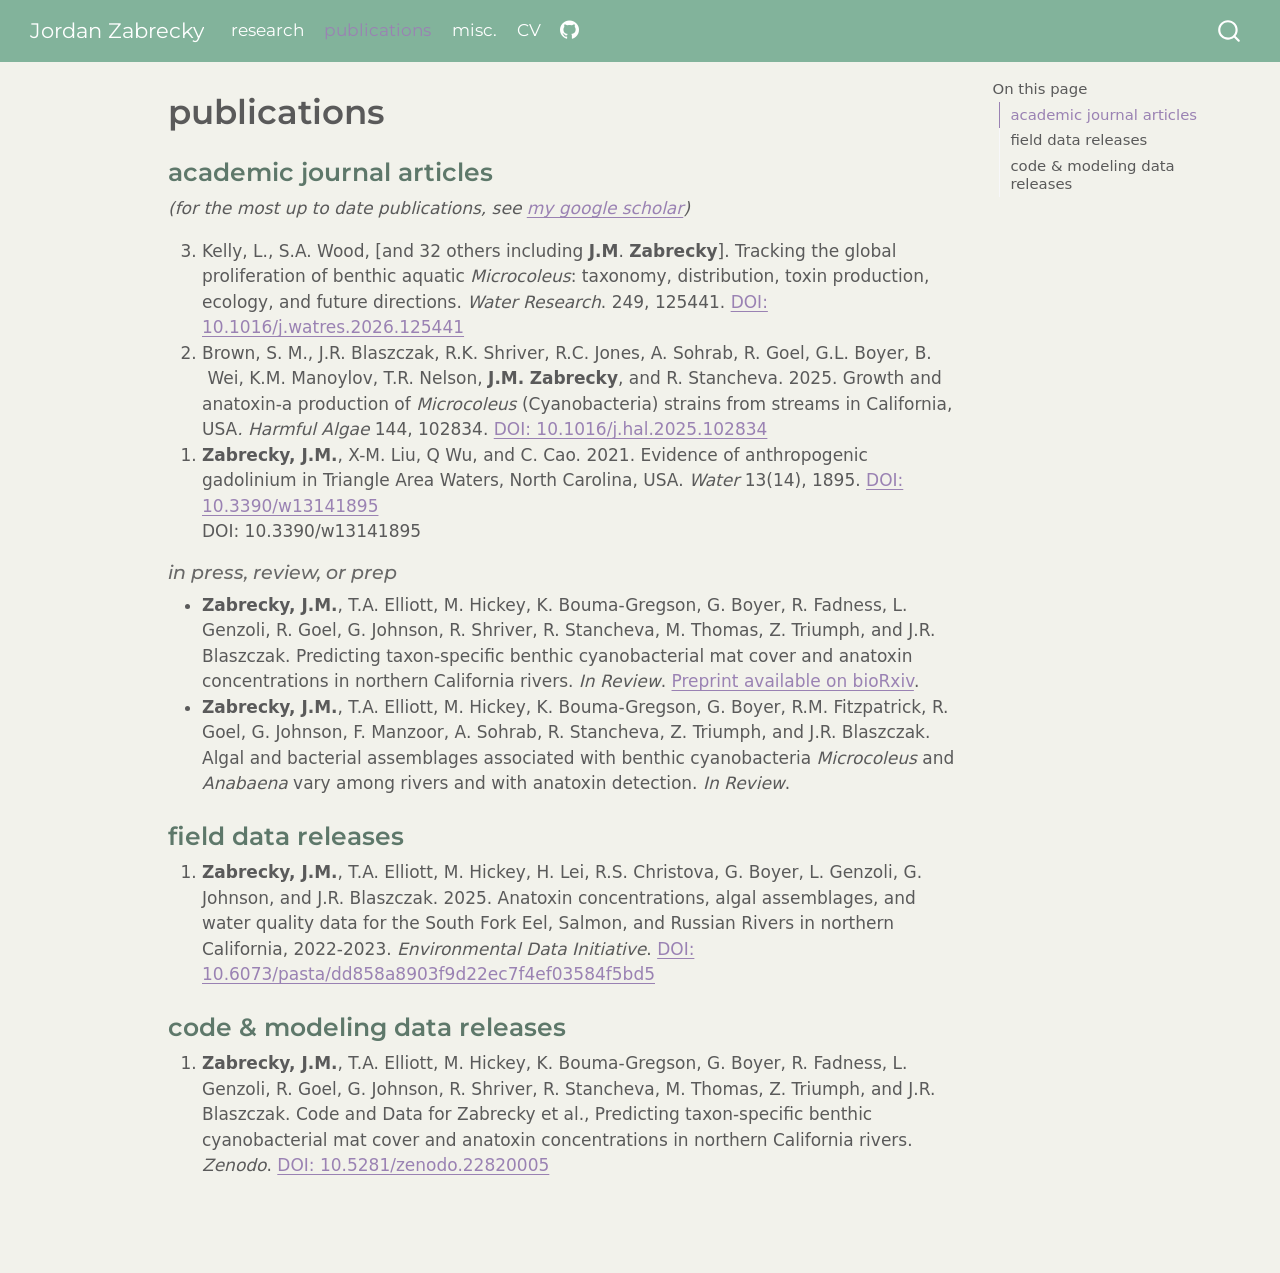
<file: docs/publications.html>
<!DOCTYPE html>
<html xmlns="http://www.w3.org/1999/xhtml" lang="en" xml:lang="en"><head>

<meta charset="utf-8">
<meta name="generator" content="quarto-1.9.37">

<meta name="viewport" content="width=device-width, initial-scale=1.0, user-scalable=yes">


<title>publications – Jordan Zabrecky</title>
<style>
/* Default styles provided by pandoc.
** See https://pandoc.org/MANUAL.html#variables-for-html for config info.
*/
code{white-space: pre-wrap;}
span.smallcaps{font-variant: small-caps;}
div.columns{display: flex; gap: min(4vw, 1.5em);}
div.column{flex: auto; overflow-x: auto;}
div.hanging-indent{margin-left: 1.5em; text-indent: -1.5em;}
ul.task-list{list-style: none;}
ul.task-list li input[type="checkbox"] {
  width: 0.8em;
  margin: 0 0.8em 0.2em -1em; /* quarto-specific, see https://github.com/quarto-dev/quarto-cli/issues/4556 */ 
  vertical-align: middle;
}
</style>


<script src="site_libs/quarto-nav/quarto-nav.js"></script>
<script src="site_libs/quarto-nav/headroom.min.js"></script>
<script src="site_libs/clipboard/clipboard.min.js"></script>
<script src="site_libs/quarto-search/autocomplete.umd.js"></script>
<script src="site_libs/quarto-search/fuse.min.js"></script>
<script src="site_libs/quarto-search/quarto-search.js"></script>
<meta name="quarto:offset" content="./">
<link href="./images/cosmarium_icon.png" rel="icon" type="image/png">
<script src="site_libs/quarto-html/quarto.js" type="module"></script>
<script src="site_libs/quarto-html/tabsets/tabsets.js" type="module"></script>
<script src="site_libs/quarto-html/popper.min.js"></script>
<script src="site_libs/quarto-html/tippy.umd.min.js"></script>
<script src="site_libs/quarto-html/anchor.min.js"></script>
<link href="site_libs/quarto-html/tippy.css" rel="stylesheet">
<link href="site_libs/quarto-html/quarto-syntax-highlighting-7f8f88aac4f3542376d5c11b86a4c14d.css" rel="stylesheet" id="quarto-text-highlighting-styles">
<script src="site_libs/bootstrap/bootstrap.min.js"></script>
<link href="site_libs/bootstrap/bootstrap-icons.css" rel="stylesheet">
<link href="site_libs/bootstrap/bootstrap-3b8d7bf705b53ce756fde6bfeed96a06.min.css" rel="stylesheet" append-hash="true" id="quarto-bootstrap" data-mode="light">
<script id="quarto-search-options" type="application/json">{
  "location": "navbar",
  "copy-button": false,
  "collapse-after": 3,
  "panel-placement": "end",
  "type": "overlay",
  "limit": 50,
  "keyboard-shortcut": [
    "f",
    "/",
    "s"
  ],
  "show-item-context": false,
  "language": {
    "search-no-results-text": "No results",
    "search-matching-documents-text": "matching documents",
    "search-copy-link-title": "Copy link to search",
    "search-hide-matches-text": "Hide additional matches",
    "search-more-match-text": "more match in this document",
    "search-more-matches-text": "more matches in this document",
    "search-clear-button-title": "Clear",
    "search-text-placeholder": "",
    "search-detached-cancel-button-title": "Cancel",
    "search-submit-button-title": "Submit",
    "search-label": "Search"
  }
}</script>


<link rel="stylesheet" href="styles.css">
</head>

<body class="nav-fixed quarto-light">

<div id="quarto-search-results"></div>
  <header id="quarto-header" class="headroom fixed-top">
    <nav class="navbar navbar-expand-lg " data-bs-theme="dark">
      <div class="navbar-container container-fluid">
      <div class="navbar-brand-container mx-auto">
    <a class="navbar-brand" href="./index.html">
    <span class="navbar-title">Jordan Zabrecky</span>
    </a>
  </div>
            <div id="quarto-search" class="" title="Search"></div>
          <button class="navbar-toggler" type="button" data-bs-toggle="collapse" data-bs-target="#navbarCollapse" aria-controls="navbarCollapse" role="menu" aria-expanded="false" aria-label="Toggle navigation" onclick="if (window.quartoToggleHeadroom) { window.quartoToggleHeadroom(); }">
  <span class="navbar-toggler-icon"></span>
</button>
          <div class="collapse navbar-collapse" id="navbarCollapse">
            <ul class="navbar-nav navbar-nav-scroll me-auto">
  <li class="nav-item">
    <a class="nav-link" href="./research.html"> 
<span class="menu-text">research</span></a>
  </li>  
  <li class="nav-item">
    <a class="nav-link active" href="./publications.html" aria-current="page"> 
<span class="menu-text">publications</span></a>
  </li>  
  <li class="nav-item">
    <a class="nav-link" href="./misc.html"> 
<span class="menu-text">misc.</span></a>
  </li>  
  <li class="nav-item">
    <a class="nav-link" href="./cv/JordanZabrecky_CV.pdf"> 
<span class="menu-text">CV</span></a>
  </li>  
  <li class="nav-item compact">
    <a class="nav-link" href="https://github.com/jzabrecky" target="_blank"> <i class="bi bi-github" role="img">
</i> 
<span class="menu-text"></span></a>
  </li>  
</ul>
          </div> <!-- /navcollapse -->
            <div class="quarto-navbar-tools">
</div>
      </div> <!-- /container-fluid -->
    </nav>
</header>
<!-- content -->
<div id="quarto-content" class="quarto-container page-columns page-rows-contents page-layout-article page-navbar">
<!-- sidebar -->
<!-- margin-sidebar -->
    <div id="quarto-margin-sidebar" class="sidebar margin-sidebar">
        <nav id="TOC" role="doc-toc" class="toc-active">
    <h2 id="toc-title">On this page</h2>
   
  <ul>
  <li><a href="#academic-journal-articles" id="toc-academic-journal-articles" class="nav-link active" data-scroll-target="#academic-journal-articles">academic journal articles</a></li>
  <li><a href="#field-data-releases" id="toc-field-data-releases" class="nav-link" data-scroll-target="#field-data-releases">field data releases</a></li>
  <li><a href="#code-modeling-data-releases" id="toc-code-modeling-data-releases" class="nav-link" data-scroll-target="#code-modeling-data-releases">code &amp; modeling data releases</a></li>
  </ul>
</nav>
    </div>
<!-- main -->
<main class="content" id="quarto-document-content">

<header id="title-block-header" class="quarto-title-block default">
<div class="quarto-title">
<h1 class="title">publications</h1>
</div>



<div class="quarto-title-meta">

    
  
    
  </div>
  


</header>


<section id="academic-journal-articles" class="level3">
<h3 class="anchored" data-anchor-id="academic-journal-articles">academic journal articles</h3>
<p><em>(for the most up to date publications, see <a href="https://scholar.google.com/citations?user=myAzTRMAAAAJ&amp;hl=en">my google scholar</a>)</em></p>
<ol reversed="">
<li>
Kelly, L., S.A. Wood, [and 32 others including <strong>J.M</strong>. <strong>Zabrecky</strong>]. Tracking the global proliferation of benthic aquatic <em>Microcoleus</em>: taxonomy, distribution, toxin production, ecology, and future directions. <em>Water Research</em>. 249, 125441. <a href="https://doi.org/10.1016/j.watres.2026.125441">DOI: 10.1016/j.watres.2026.125441</a>
</li>
<li>
Brown, S. M., J.R. Blaszczak, R.K. Shriver, R.C. Jones, A. Sohrab, R. Goel, G.L. Boyer, B. &nbsp;Wei, K.M. Manoylov, T.R. Nelson, <strong>J.M.</strong> <strong>Zabrecky</strong>, and R. Stancheva. 2025. Growth and anatoxin-a production of <em>Microcoleus</em> (Cyanobacteria) strains from streams in California, USA<em>. Harmful Algae</em> 144, 102834. <a href="https://doi.org/10.1016/j.hal.2025.102834">DOI: 10.1016/j.hal.2025.102834</a>
</li>
<li>
<strong>Zabrecky, J.M.</strong>, X-M. Liu, Q Wu, and C. Cao. 2021. Evidence of anthropogenic gadolinium in Triangle Area Waters, North Carolina, USA. <em>Water</em> 13(14), 1895. <a href="https://doi.org/10.3390/w13141895">DOI: 10.3390/w13141895</a>
</li>
<p>DOI: 10.3390/w13141895</p>
</ol>
<section id="in-press-review-or-prep" class="level5">
<h5 class="anchored" data-anchor-id="in-press-review-or-prep"><em>in press, review, or prep</em></h5>
<ul>
<li><strong>Zabrecky, J.M.</strong>, T.A. Elliott, M. Hickey, K. Bouma-Gregson, G. Boyer, R. Fadness, L. Genzoli, R. Goel, G. Johnson, R. Shriver, R. Stancheva, M. Thomas, Z. Triumph, and J.R. Blaszczak. Predicting taxon-specific benthic cyanobacterial mat cover and anatoxin concentrations in northern California rivers. <em>In Review</em>. <a href="https://www.biorxiv.org/content/10.64898/2026.09.04.748937v1.abstract">Preprint available on bioRxiv</a>.</li>
<li><strong>Zabrecky, J.M.</strong>, T.A. Elliott, M. Hickey, K. Bouma-Gregson, G. Boyer, R.M. Fitzpatrick, R. Goel, G. Johnson, F. Manzoor, A. Sohrab, R. Stancheva, Z. Triumph, and J.R. Blaszczak. Algal and bacterial assemblages associated with benthic cyanobacteria <em>Microcoleus</em> and <em>Anabaena</em> vary among rivers and with anatoxin detection. <em>In Review</em>.</li>
</ul>
</section>
</section>
<section id="field-data-releases" class="level3">
<h3 class="anchored" data-anchor-id="field-data-releases">field data releases</h3>
<ol reverse="">
<li>
<strong>Zabrecky, J.M.</strong>, T.A. Elliott, M. Hickey, H. Lei, R.S. Christova, G. Boyer, L. Genzoli, G. Johnson, and J.R. Blaszczak. 2025. Anatoxin concentrations, algal assemblages, and water quality data for the South Fork Eel, Salmon, and Russian Rivers in northern California, 2022-2023. <em>Environmental Data Initiative</em>. <a href="https://doi.org/10.6073/pasta/dd858a8903f9d22ec7f4ef03584f5bd5">DOI: 10.6073/pasta/dd858a8903f9d22ec7f4ef03584f5bd5</a>
</li>
</ol>
</section>
<section id="code-modeling-data-releases" class="level3">
<h3 class="anchored" data-anchor-id="code-modeling-data-releases">code &amp; modeling data releases</h3>
<ol reverse="">
<li>
<strong>Zabrecky, J.M.</strong>, T.A. Elliott, M. Hickey, K. Bouma-Gregson, G. Boyer, R. Fadness, L. Genzoli, R. Goel, G. Johnson, R. Shriver, R. Stancheva, M. Thomas, Z. Triumph, and J.R. Blaszczak. Code and Data for Zabrecky et al., Predicting taxon-specific benthic cyanobacterial mat cover and anatoxin concentrations in northern California rivers. <em>Zenodo</em>. <a href="https://doi.org/10.5281/zenodo.22820005">DOI: 10.5281/zenodo.22820005</a>
</li>
</ol>


</section>

</main> <!-- /main -->
<script id="quarto-html-after-body" type="application/javascript">
  window.document.addEventListener("DOMContentLoaded", function (event) {
    const icon = "";
    const anchorJS = new window.AnchorJS();
    anchorJS.options = {
      placement: 'right',
      icon: icon
    };
    anchorJS.add('.anchored');
    const isCodeAnnotation = (el) => {
      for (const clz of el.classList) {
        if (clz.startsWith('code-annotation-')) {                     
          return true;
        }
      }
      return false;
    }
    const onCopySuccess = function(e) {
      // button target
      const button = e.trigger;
      // don't keep focus
      button.blur();
      // flash "checked"
      button.classList.add('code-copy-button-checked');
      var currentTitle = button.getAttribute("title");
      button.setAttribute("title", "Copied!");
      let tooltip;
      if (window.bootstrap) {
        button.setAttribute("data-bs-toggle", "tooltip");
        button.setAttribute("data-bs-placement", "left");
        button.setAttribute("data-bs-title", "Copied!");
        tooltip = new bootstrap.Tooltip(button, 
          { trigger: "manual", 
            customClass: "code-copy-button-tooltip",
            offset: [0, -8]});
        tooltip.show();    
      }
      setTimeout(function() {
        if (tooltip) {
          tooltip.hide();
          button.removeAttribute("data-bs-title");
          button.removeAttribute("data-bs-toggle");
          button.removeAttribute("data-bs-placement");
        }
        button.setAttribute("title", currentTitle);
        button.classList.remove('code-copy-button-checked');
      }, 1000);
      // clear code selection
      e.clearSelection();
    }
    const getTextToCopy = function(trigger) {
      const outerScaffold = trigger.parentElement.cloneNode(true);
      const codeEl = outerScaffold.querySelector('code');
      for (const childEl of codeEl.children) {
        if (isCodeAnnotation(childEl)) {
          childEl.remove();
        }
      }
      return codeEl.innerText;
    }
    const clipboard = new window.ClipboardJS('.code-copy-button:not([data-in-quarto-modal])', {
      text: getTextToCopy
    });
    clipboard.on('success', onCopySuccess);
    if (window.document.getElementById('quarto-embedded-source-code-modal')) {
      const clipboardModal = new window.ClipboardJS('.code-copy-button[data-in-quarto-modal]', {
        text: getTextToCopy,
        container: window.document.getElementById('quarto-embedded-source-code-modal')
      });
      clipboardModal.on('success', onCopySuccess);
    }
      var localhostRegex = new RegExp(/^(?:http|https):\/\/localhost\:?[0-9]*\//);
      var mailtoRegex = new RegExp(/^mailto:/);
        var filterRegex = new RegExp('/' + window.location.host + '/');
      var isInternal = (href) => {
          return filterRegex.test(href) || localhostRegex.test(href) || mailtoRegex.test(href);
      }
      // Inspect non-navigation links and adorn them if external
     var links = window.document.querySelectorAll('a[href]:not(.nav-link):not(.navbar-brand):not(.toc-action):not(.sidebar-link):not(.sidebar-item-toggle):not(.pagination-link):not(.no-external):not([aria-hidden]):not(.dropdown-item):not(.quarto-navigation-tool):not(.about-link)');
      for (var i=0; i<links.length; i++) {
        const link = links[i];
        if (!isInternal(link.href)) {
          // undo the damage that might have been done by quarto-nav.js in the case of
          // links that we want to consider external
          if (link.dataset.originalHref !== undefined) {
            link.href = link.dataset.originalHref;
          }
        }
      }
    function tippyHover(el, contentFn, onTriggerFn, onUntriggerFn) {
      const config = {
        allowHTML: true,
        maxWidth: 500,
        delay: 100,
        arrow: false,
        appendTo: function(el) {
            return el.parentElement;
        },
        interactive: true,
        interactiveBorder: 10,
        theme: 'quarto',
        placement: 'bottom-start',
      };
      if (contentFn) {
        config.content = contentFn;
      }
      if (onTriggerFn) {
        config.onTrigger = onTriggerFn;
      }
      if (onUntriggerFn) {
        config.onUntrigger = onUntriggerFn;
      }
      window.tippy(el, config); 
    }
    const noterefs = window.document.querySelectorAll('a[role="doc-noteref"]');
    for (var i=0; i<noterefs.length; i++) {
      const ref = noterefs[i];
      tippyHover(ref, function() {
        // use id or data attribute instead here
        let href = ref.getAttribute('data-footnote-href') || ref.getAttribute('href');
        try { href = new URL(href).hash; } catch {}
        const id = href.replace(/^#\/?/, "");
        const note = window.document.getElementById(id);
        if (note) {
          return note.innerHTML;
        } else {
          return "";
        }
      });
    }
    const xrefs = window.document.querySelectorAll('a.quarto-xref');
    const processXRef = (id, note) => {
      // Strip column container classes
      const stripColumnClz = (el) => {
        el.classList.remove("page-full", "page-columns");
        if (el.children) {
          for (const child of el.children) {
            stripColumnClz(child);
          }
        }
      }
      stripColumnClz(note)
      if (id === null || id.startsWith('sec-')) {
        // Special case sections, only their first couple elements
        const container = document.createElement("div");
        if (note.children && note.children.length > 2) {
          container.appendChild(note.children[0].cloneNode(true));
          for (let i = 1; i < note.children.length; i++) {
            const child = note.children[i];
            if (child.tagName === "P" && child.innerText === "") {
              continue;
            } else {
              container.appendChild(child.cloneNode(true));
              break;
            }
          }
          if (window.Quarto?.typesetMath) {
            window.Quarto.typesetMath(container);
          }
          return container.innerHTML
        } else {
          if (window.Quarto?.typesetMath) {
            window.Quarto.typesetMath(note);
          }
          return note.innerHTML;
        }
      } else {
        // Remove any anchor links if they are present
        const anchorLink = note.querySelector('a.anchorjs-link');
        if (anchorLink) {
          anchorLink.remove();
        }
        if (window.Quarto?.typesetMath) {
          window.Quarto.typesetMath(note);
        }
        if (note.classList.contains("callout")) {
          return note.outerHTML;
        } else {
          return note.innerHTML;
        }
      }
    }
    for (var i=0; i<xrefs.length; i++) {
      const xref = xrefs[i];
      tippyHover(xref, undefined, function(instance) {
        instance.disable();
        let url = xref.getAttribute('href');
        let hash = undefined; 
        if (url.startsWith('#')) {
          hash = url;
        } else {
          try { hash = new URL(url).hash; } catch {}
        }
        if (hash) {
          const id = hash.replace(/^#\/?/, "");
          const note = window.document.getElementById(id);
          if (note !== null) {
            try {
              const html = processXRef(id, note.cloneNode(true));
              instance.setContent(html);
            } finally {
              instance.enable();
              instance.show();
            }
          } else {
            // See if we can fetch this
            fetch(url.split('#')[0])
            .then(res => res.text())
            .then(html => {
              const parser = new DOMParser();
              const htmlDoc = parser.parseFromString(html, "text/html");
              const note = htmlDoc.getElementById(id);
              if (note !== null) {
                const html = processXRef(id, note);
                instance.setContent(html);
              } 
            }).finally(() => {
              instance.enable();
              instance.show();
            });
          }
        } else {
          // See if we can fetch a full url (with no hash to target)
          // This is a special case and we should probably do some content thinning / targeting
          fetch(url)
          .then(res => res.text())
          .then(html => {
            const parser = new DOMParser();
            const htmlDoc = parser.parseFromString(html, "text/html");
            const note = htmlDoc.querySelector('main.content');
            if (note !== null) {
              // This should only happen for chapter cross references
              // (since there is no id in the URL)
              // remove the first header
              if (note.children.length > 0 && note.children[0].tagName === "HEADER") {
                note.children[0].remove();
              }
              const html = processXRef(null, note);
              instance.setContent(html);
            } 
          }).finally(() => {
            instance.enable();
            instance.show();
          });
        }
      }, function(instance) {
      });
    }
        let selectedAnnoteEl;
        const selectorForAnnotation = ( cell, annotation) => {
          let cellAttr = 'data-code-cell="' + cell + '"';
          let lineAttr = 'data-code-annotation="' +  annotation + '"';
          const selector = 'span[' + cellAttr + '][' + lineAttr + ']';
          return selector;
        }
        const selectCodeLines = (annoteEl) => {
          const doc = window.document;
          const targetCell = annoteEl.getAttribute("data-target-cell");
          const targetAnnotation = annoteEl.getAttribute("data-target-annotation");
          const annoteSpan = window.document.querySelector(selectorForAnnotation(targetCell, targetAnnotation));
          const lines = annoteSpan.getAttribute("data-code-lines").split(",");
          const lineIds = lines.map((line) => {
            return targetCell + "-" + line;
          })
          let top = null;
          let height = null;
          let parent = null;
          if (lineIds.length > 0) {
              //compute the position of the single el (top and bottom and make a div)
              const el = window.document.getElementById(lineIds[0]);
              top = el.offsetTop;
              height = el.offsetHeight;
              parent = el.parentElement.parentElement;
            if (lineIds.length > 1) {
              const lastEl = window.document.getElementById(lineIds[lineIds.length - 1]);
              const bottom = lastEl.offsetTop + lastEl.offsetHeight;
              height = bottom - top;
            }
            if (top !== null && height !== null && parent !== null) {
              // cook up a div (if necessary) and position it 
              let div = window.document.getElementById("code-annotation-line-highlight");
              if (div === null) {
                div = window.document.createElement("div");
                div.setAttribute("id", "code-annotation-line-highlight");
                div.style.position = 'absolute';
                parent.appendChild(div);
              }
              div.style.top = top - 2 + "px";
              div.style.height = height + 4 + "px";
              div.style.left = 0;
              let gutterDiv = window.document.getElementById("code-annotation-line-highlight-gutter");
              if (gutterDiv === null) {
                gutterDiv = window.document.createElement("div");
                gutterDiv.setAttribute("id", "code-annotation-line-highlight-gutter");
                gutterDiv.style.position = 'absolute';
                const codeCell = window.document.getElementById(targetCell);
                const gutter = codeCell.querySelector('.code-annotation-gutter');
                gutter.appendChild(gutterDiv);
              }
              gutterDiv.style.top = top - 2 + "px";
              gutterDiv.style.height = height + 4 + "px";
            }
            selectedAnnoteEl = annoteEl;
          }
        };
        const unselectCodeLines = () => {
          const elementsIds = ["code-annotation-line-highlight", "code-annotation-line-highlight-gutter"];
          elementsIds.forEach((elId) => {
            const div = window.document.getElementById(elId);
            if (div) {
              div.remove();
            }
          });
          selectedAnnoteEl = undefined;
        };
          // Handle positioning of the toggle
      window.addEventListener(
        "resize",
        throttle(() => {
          elRect = undefined;
          if (selectedAnnoteEl) {
            selectCodeLines(selectedAnnoteEl);
          }
        }, 10)
      );
      function throttle(fn, ms) {
      let throttle = false;
      let timer;
        return (...args) => {
          if(!throttle) { // first call gets through
              fn.apply(this, args);
              throttle = true;
          } else { // all the others get throttled
              if(timer) clearTimeout(timer); // cancel #2
              timer = setTimeout(() => {
                fn.apply(this, args);
                timer = throttle = false;
              }, ms);
          }
        };
      }
        // Attach click handler to the DT
        const annoteDls = window.document.querySelectorAll('dt[data-target-cell]');
        for (const annoteDlNode of annoteDls) {
          annoteDlNode.addEventListener('click', (event) => {
            const clickedEl = event.target;
            if (clickedEl !== selectedAnnoteEl) {
              unselectCodeLines();
              const activeEl = window.document.querySelector('dt[data-target-cell].code-annotation-active');
              if (activeEl) {
                activeEl.classList.remove('code-annotation-active');
              }
              selectCodeLines(clickedEl);
              clickedEl.classList.add('code-annotation-active');
            } else {
              // Unselect the line
              unselectCodeLines();
              clickedEl.classList.remove('code-annotation-active');
            }
          });
        }
    const findCites = (el) => {
      const parentEl = el.parentElement;
      if (parentEl) {
        const cites = parentEl.dataset.cites;
        if (cites) {
          return {
            el,
            cites: cites.split(' ')
          };
        } else {
          return findCites(el.parentElement)
        }
      } else {
        return undefined;
      }
    };
    var bibliorefs = window.document.querySelectorAll('a[role="doc-biblioref"]');
    for (var i=0; i<bibliorefs.length; i++) {
      const ref = bibliorefs[i];
      const citeInfo = findCites(ref);
      if (citeInfo) {
        tippyHover(citeInfo.el, function() {
          var popup = window.document.createElement('div');
          citeInfo.cites.forEach(function(cite) {
            var citeDiv = window.document.createElement('div');
            citeDiv.classList.add('hanging-indent');
            citeDiv.classList.add('csl-entry');
            var biblioDiv = window.document.getElementById('ref-' + cite);
            if (biblioDiv) {
              citeDiv.innerHTML = biblioDiv.innerHTML;
            }
            popup.appendChild(citeDiv);
          });
          return popup.innerHTML;
        });
      }
    }
  });
  </script>
</div> <!-- /content -->




</body></html>
</file>
<file: docs/site_libs/quarto-html/tippy.css>
.tippy-box[data-animation=fade][data-state=hidden]{opacity:0}[data-tippy-root]{max-width:calc(100vw - 10px)}.tippy-box{position:relative;background-color:#333;color:#fff;border-radius:4px;font-size:14px;line-height:1.4;white-space:normal;outline:0;transition-property:transform,visibility,opacity}.tippy-box[data-placement^=top]>.tippy-arrow{bottom:0}.tippy-box[data-placement^=top]>.tippy-arrow:before{bottom:-7px;left:0;border-width:8px 8px 0;border-top-color:initial;transform-origin:center top}.tippy-box[data-placement^=bottom]>.tippy-arrow{top:0}.tippy-box[data-placement^=bottom]>.tippy-arrow:before{top:-7px;left:0;border-width:0 8px 8px;border-bottom-color:initial;transform-origin:center bottom}.tippy-box[data-placement^=left]>.tippy-arrow{right:0}.tippy-box[data-placement^=left]>.tippy-arrow:before{border-width:8px 0 8px 8px;border-left-color:initial;right:-7px;transform-origin:center left}.tippy-box[data-placement^=right]>.tippy-arrow{left:0}.tippy-box[data-placement^=right]>.tippy-arrow:before{left:-7px;border-width:8px 8px 8px 0;border-right-color:initial;transform-origin:center right}.tippy-box[data-inertia][data-state=visible]{transition-timing-function:cubic-bezier(.54,1.5,.38,1.11)}.tippy-arrow{width:16px;height:16px;color:#333}.tippy-arrow:before{content:"";position:absolute;border-color:transparent;border-style:solid}.tippy-content{position:relative;padding:5px 9px;z-index:1}
</file>
<file: docs/site_libs/quarto-html/quarto-syntax-highlighting-7f8f88aac4f3542376d5c11b86a4c14d.css>
/* quarto syntax highlight colors */
:root {
  --quarto-hl-ot-color: #003B4F;
  --quarto-hl-at-color: #657422;
  --quarto-hl-ss-color: #20794D;
  --quarto-hl-an-color: #5E5E5E;
  --quarto-hl-fu-color: #4758AB;
  --quarto-hl-st-color: #20794D;
  --quarto-hl-cf-color: #003B4F;
  --quarto-hl-op-color: #5E5E5E;
  --quarto-hl-er-color: #AD0000;
  --quarto-hl-bn-color: #AD0000;
  --quarto-hl-al-color: #AD0000;
  --quarto-hl-va-color: #111111;
  --quarto-hl-bu-color: inherit;
  --quarto-hl-ex-color: inherit;
  --quarto-hl-pp-color: #AD0000;
  --quarto-hl-in-color: #5E5E5E;
  --quarto-hl-vs-color: #20794D;
  --quarto-hl-wa-color: #5E5E5E;
  --quarto-hl-do-color: #5E5E5E;
  --quarto-hl-im-color: #00769E;
  --quarto-hl-ch-color: #20794D;
  --quarto-hl-dt-color: #AD0000;
  --quarto-hl-fl-color: #AD0000;
  --quarto-hl-co-color: #5E5E5E;
  --quarto-hl-cv-color: #5E5E5E;
  --quarto-hl-cn-color: #8f5902;
  --quarto-hl-sc-color: #5E5E5E;
  --quarto-hl-dv-color: #AD0000;
  --quarto-hl-kw-color: #003B4F;
}

/* other quarto variables */
:root {
  --quarto-font-monospace: SFMono-Regular, Menlo, Monaco, Consolas, "Liberation Mono", "Courier New", monospace;
}

/* syntax highlight based on Pandoc's rules */
pre > code.sourceCode > span {
  color: #003B4F;
}

code.sourceCode > span {
  color: #003B4F;
}

div.sourceCode,
div.sourceCode pre.sourceCode {
  color: #003B4F;
}

/* Normal */
code span {
  color: #003B4F;
}

/* Alert */
code span.al {
  color: #AD0000;
  font-style: inherit;
}

/* Annotation */
code span.an {
  color: #5E5E5E;
  font-style: inherit;
}

/* Attribute */
code span.at {
  color: #657422;
  font-style: inherit;
}

/* BaseN */
code span.bn {
  color: #AD0000;
  font-style: inherit;
}

/* BuiltIn */
code span.bu {
  font-style: inherit;
}

/* ControlFlow */
code span.cf {
  color: #003B4F;
  font-weight: bold;
  font-style: inherit;
}

/* Char */
code span.ch {
  color: #20794D;
  font-style: inherit;
}

/* Constant */
code span.cn {
  color: #8f5902;
  font-style: inherit;
}

/* Comment */
code span.co {
  color: #5E5E5E;
  font-style: inherit;
}

/* CommentVar */
code span.cv {
  color: #5E5E5E;
  font-style: italic;
}

/* Documentation */
code span.do {
  color: #5E5E5E;
  font-style: italic;
}

/* DataType */
code span.dt {
  color: #AD0000;
  font-style: inherit;
}

/* DecVal */
code span.dv {
  color: #AD0000;
  font-style: inherit;
}

/* Error */
code span.er {
  color: #AD0000;
  font-style: inherit;
}

/* Extension */
code span.ex {
  font-style: inherit;
}

/* Float */
code span.fl {
  color: #AD0000;
  font-style: inherit;
}

/* Function */
code span.fu {
  color: #4758AB;
  font-style: inherit;
}

/* Import */
code span.im {
  color: #00769E;
  font-style: inherit;
}

/* Information */
code span.in {
  color: #5E5E5E;
  font-style: inherit;
}

/* Keyword */
code span.kw {
  color: #003B4F;
  font-weight: bold;
  font-style: inherit;
}

/* Operator */
code span.op {
  color: #5E5E5E;
  font-style: inherit;
}

/* Other */
code span.ot {
  color: #003B4F;
  font-style: inherit;
}

/* Preprocessor */
code span.pp {
  color: #AD0000;
  font-style: inherit;
}

/* SpecialChar */
code span.sc {
  color: #5E5E5E;
  font-style: inherit;
}

/* SpecialString */
code span.ss {
  color: #20794D;
  font-style: inherit;
}

/* String */
code span.st {
  color: #20794D;
  font-style: inherit;
}

/* Variable */
code span.va {
  color: #111111;
  font-style: inherit;
}

/* VerbatimString */
code span.vs {
  color: #20794D;
  font-style: inherit;
}

/* Warning */
code span.wa {
  color: #5E5E5E;
  font-style: italic;
}

.prevent-inlining {
  content: "</";
}

/*# sourceMappingURL=789ad8cd35626ba772517505b42a116e.css.map */
</file>
<file: docs/styles.css>
/* css styles */
</file>
